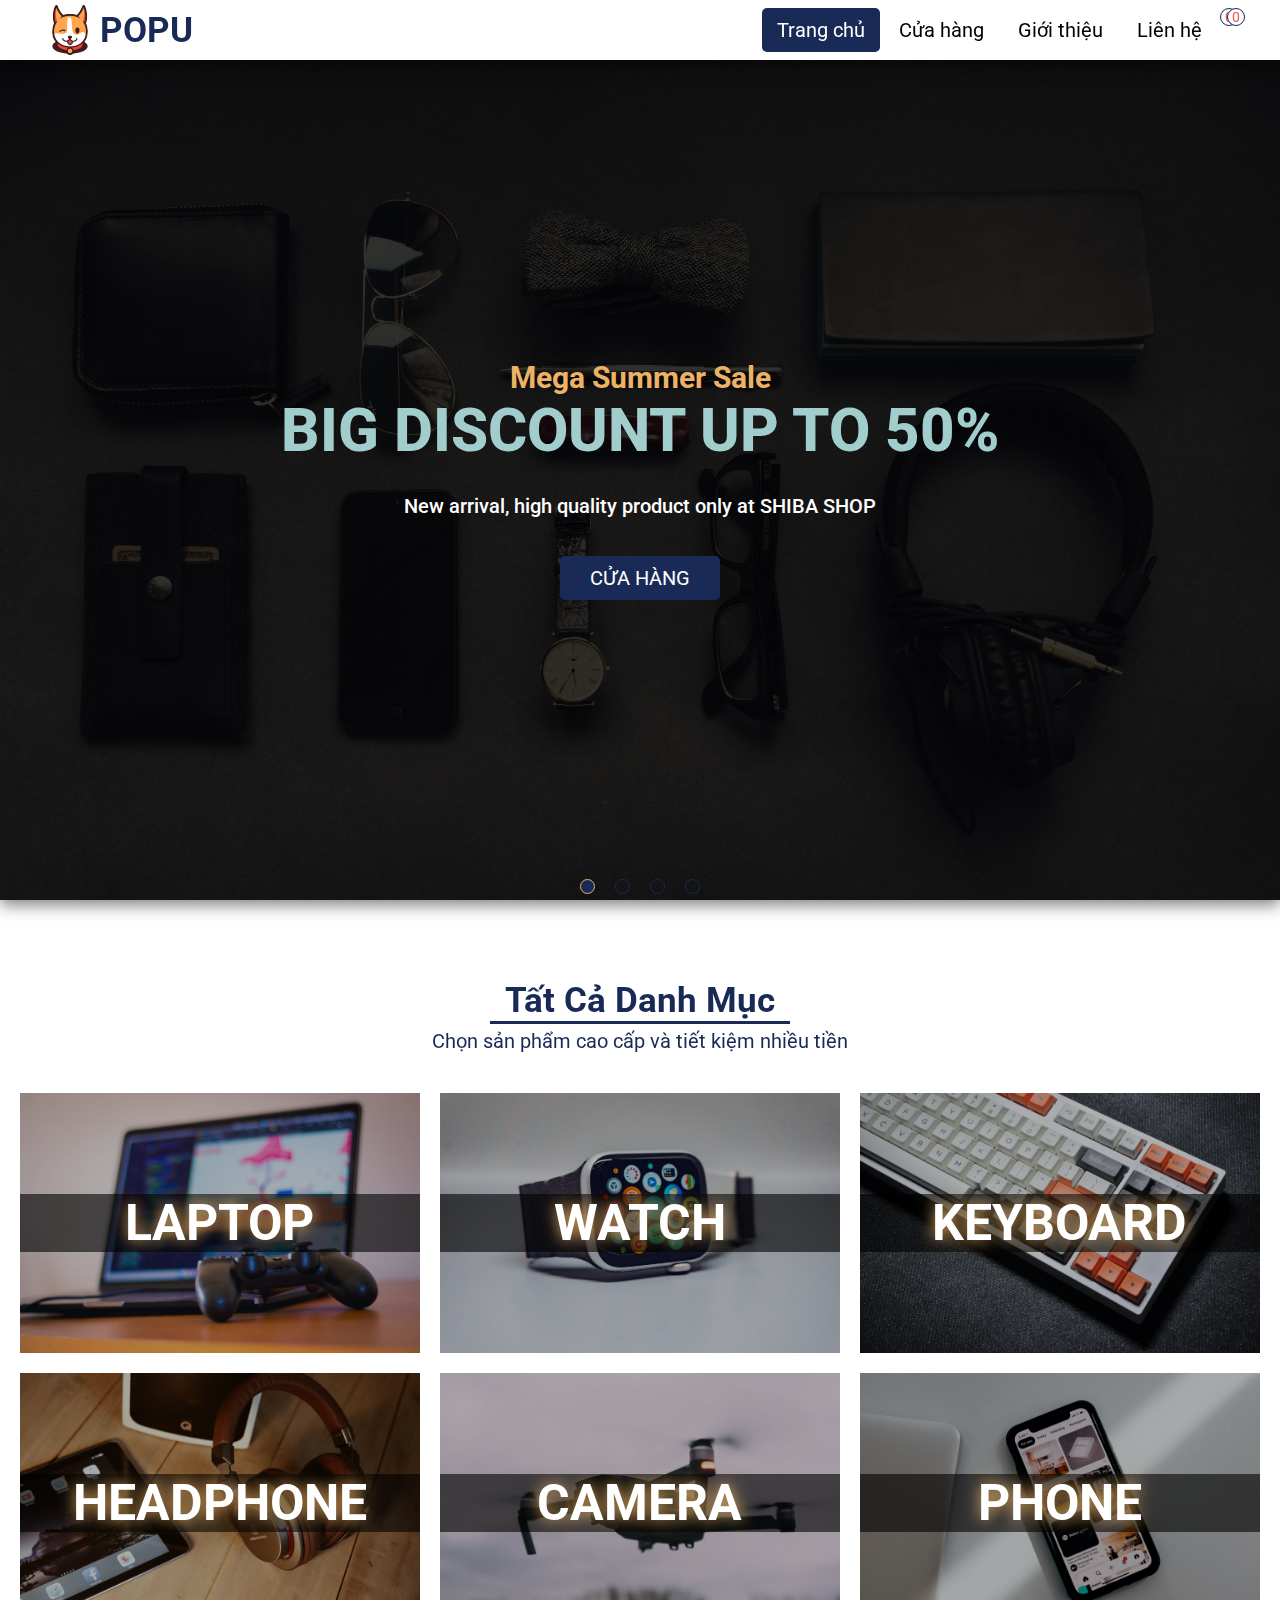
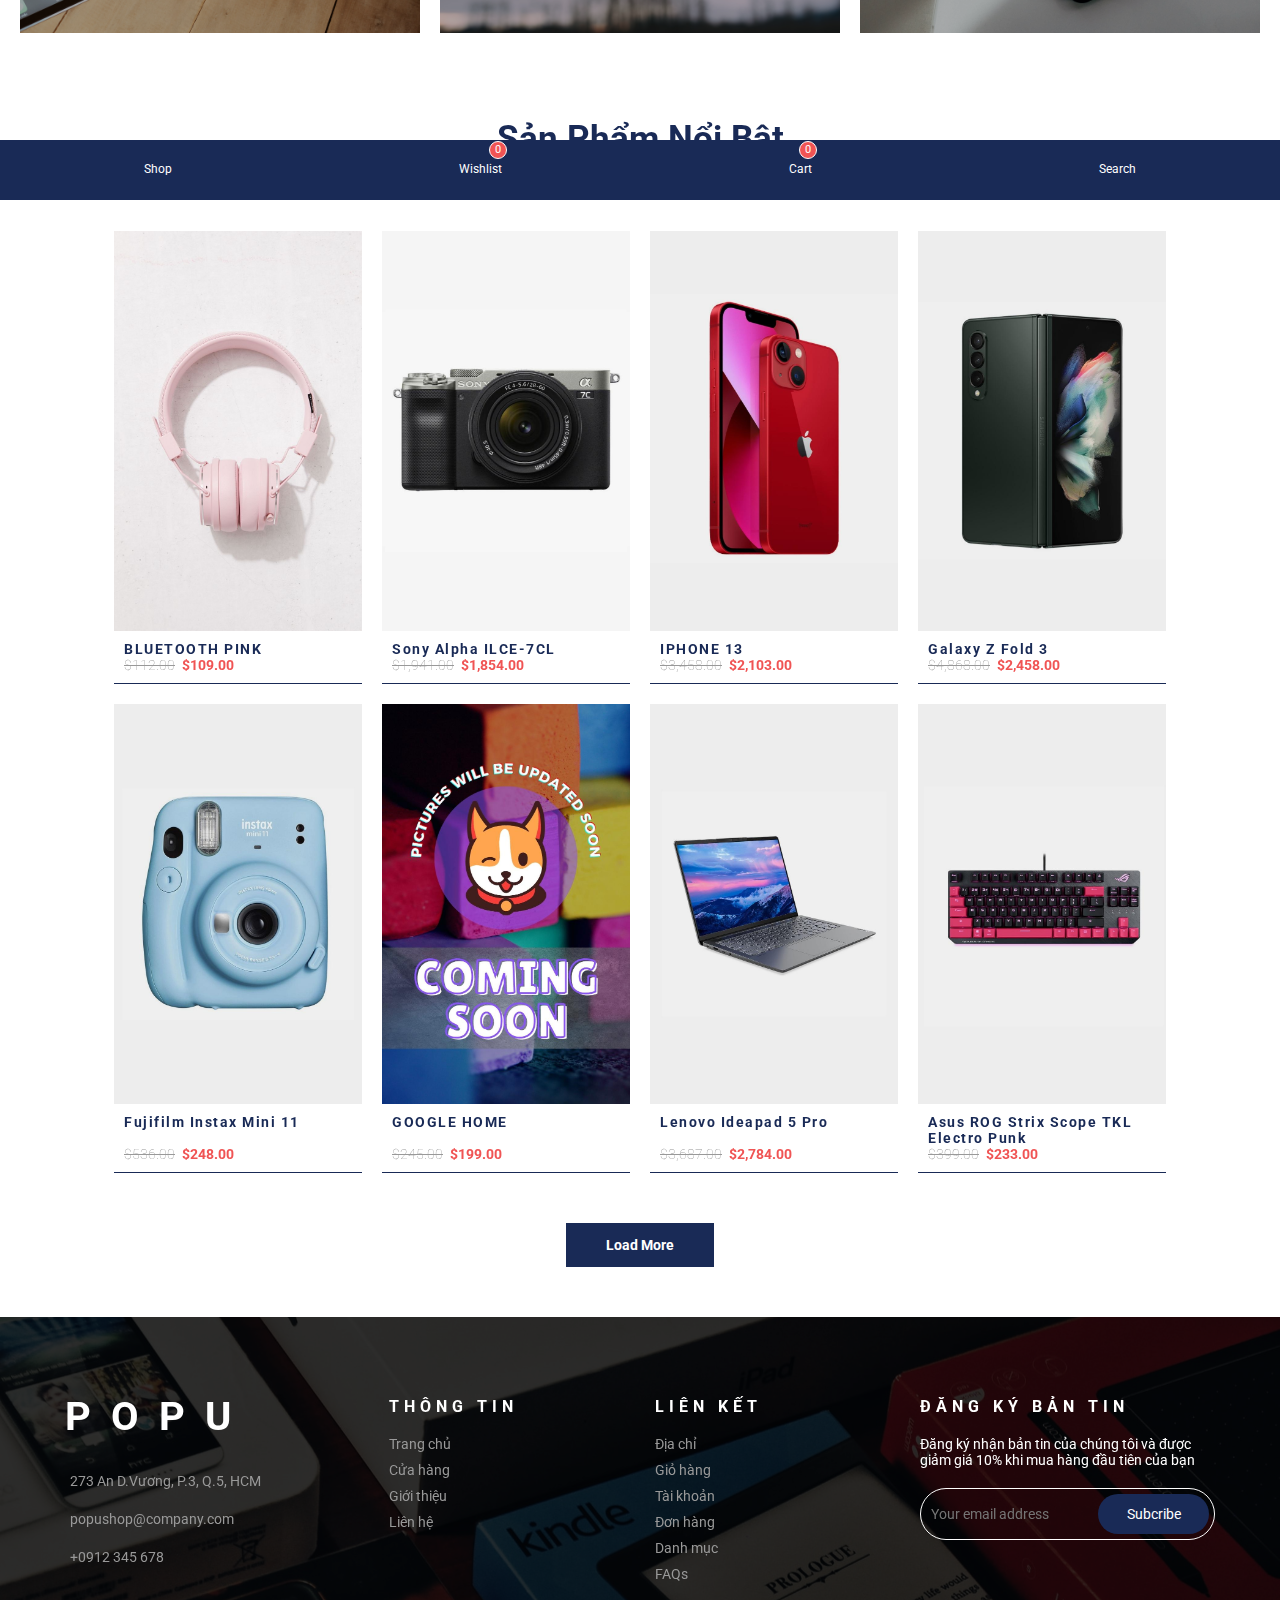
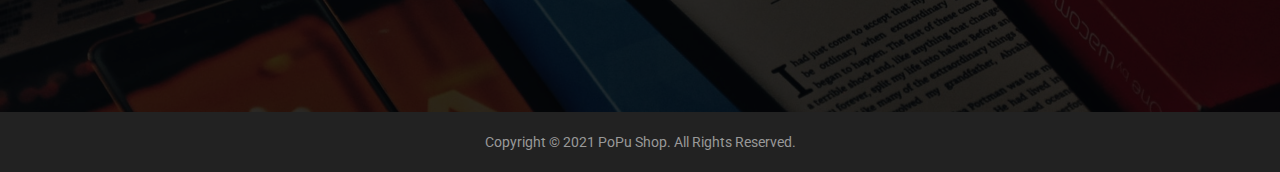
<file: index.html>
<!DOCTYPE html>
<html lang="en" class="loader">
  <head>
    <meta charset="UTF-8" />
    <meta http-equiv="X-UA-Compatible" content="IE=edge" />
    <meta name="viewport" content="width=device-width, initial-scale=1.0" />
    <title>POPU</title>

    <link rel="shortcut icon" type="image/svg" href="./images/logo.svg" />

    <link rel="preconnect" href="https://fonts.googleapis.com">
    <link rel="preconnect" href="https://fonts.gstatic.com" crossorigin>
    <link href="https://fonts.googleapis.com/css2?family=Roboto:wght@300;400;500;700&display=swap" rel="stylesheet">

    <link
      rel="stylesheet"
      href="https://cdnjs.cloudflare.com/ajax/libs/font-awesome/6.0.0-beta2/css/all.min.css"
      integrity="sha512-YWzhKL2whUzgiheMoBFwW8CKV4qpHQAEuvilg9FAn5VJUDwKZZxkJNuGM4XkWuk94WCrrwslk8yWNGmY1EduTA=="
      crossorigin="anonymous"
      referrerpolicy="no-referrer"
    />

    <link rel="stylesheet" href="./css/base.css">
    <link rel="stylesheet" href="./css/navbar.css">
    <link rel="stylesheet" href="./css/product.css">
    <link rel="stylesheet" href="./css/home.css">
    <link rel="stylesheet" href="./css/footer.css">
    <link rel="stylesheet" href="./css/toast.css">
    

    <link rel="stylesheet" href="./css/modal.css">
    <link rel="stylesheet" href="./css/modalCart.css">
    <link rel="stylesheet" href="./css/modalProfile.css">
    <link rel="stylesheet" href="./css/modalProduct.css">

  </head>
  <body>
    <div id = "main">
        <div class="navigation">
            <div class="navigation-container">      

                <div class="menu-bars">
                    <a href="/index.html" class="logo">
                        <img src="./images/logo.svg" alt="">
                        POPU
                    </a>
                </div>

                <nav class="navbar">
                    <a href="/index.html" class="home active">Trang chủ</a>
                    <a href="/shop.html" class="shop">Cửa hàng</a>
                    <a href="/about.html" class="about">Giới thiệu</a>   
                    <a href="/contact.html" class="contact">Liên hệ</a>

                    <div class="icons">
                        <div class="user-info">
                                <i class="fas fa-user" id="user-icon"></i> 
                        </div>
                        <div class= "icon wishList" id="heart-icon" data-amount="0">
                            <a href="/wishList.html" class="fas fa-heart" ></a>
                        </div>
                        <div class= "icon cart" id="cart-icon" data-amount="0">
                            <i class="fas fa-shopping-cart" ></i>
                        </div>
                    </div>
                </nav>

              
                

            </div>
        </div>

        <div class="navigation-mobile">
            <a href="/shop.html" class="icon">
                <i class="fab fa-shopify"></i>
                <p>Shop</p>
            </a>
            <a href="/wishList.html" class="icon noti wishList" data-amount="0">
                <i class="fas fa-heart"></i>
                <p>Wishlist</p>
            </a>
            <div class="icon noti cart" data-amount="0">
                <i class="fas fa-shopping-cart"></i>
                <p>Cart</p>
            </div>
            <div class="icon" id ="search-icon-mb">
                <i class="fas fa-search" ></i>
                <p>Search</p>
            </div>
        </div>

        <div id="app">
            <div id="home" class = "sectionNav">
                <div class="slider">
                    <div class="slider-wrapper">
                        <div class="slider-wrapper__slide active">
                            <div class="slide__content">
                                <span>Siêu Sale Mùa Hè</span>
                                <h3>Giảm giá 50% mọi mặt hàng</h3>
                                <p></p>
                                <button class="btn slide__btn">MUA NGAY</button>
                            </div>
                            <div class="slide__imageBox">
                                <img src="./images/slider/slide-img-1.jpg" alt="" class="slide__image">
                            </div>
                        </div>
                    </div>
    
                    <div class="slider-controls">  
                        <li class="btn btn-prev"><i class="fas fa-angle-double-left"></i></li>
                        <li class="btn btn-next"><i class="fas fa-angle-double-right"></i></li>
                    </div> 
    
                    <ul class="slider-dots">
                        <li class="slider-dot-item active}" data-index="1"></li>
                        <li class="slider-dot-item}" data-index="2"></li>
                        <li class="slider-dot-item}" data-index="3"></li>
                    </ul>
    
                </div>   
    
                <div id="category" class="category sectionNav">
                    <div class="category-header">
                        <h2 class="heading">Tất Cả Danh Mục</h2>
                        <p class="content">Chọn sản phẩm cao cấp và tiết kiệm nhiều tiền</p>
                    </div>
    
                    <div class="category-box">
                    </div>
                </div>
    
                <div id="feature" class="product  sectionNav">
                    <div class="product-header">
                        <h2 class="heading">Sản Phẩm Nổi Bật</h2>
                        <p class="content">Chọn từ sản phẩm cao cấp và tiết kiệm nhiều tiền</p>
                    </div>
    
                    <div class="product-box">
                    </div>       
    
                    <div class="btn btn-load">Load More</div>
                </div>  
            </div> 
        </div>

        <div id="toast-app">
        </div>


        <div class="footer">    
            <div class="footer__container">      

                <div class="footer-content">
                    <div class="footer-logo">
                        <a href="#">
                            <h2 class="name">POPU</h2>
                        </a>
                        
                        <a href="https://www.google.com/maps/" class="address"> 
                            <i class="fas fa-map-marker-alt"></i>
                            273 An D.Vương, P.3, Q.5, HCM
                        </a>

                        <a href="mailto:shibashop@company.com" class="mail">
                            <i class="far fa-envelope"></i>
                            popushop@company.com
                        </a>

                        <a href="tel:0012233456" class="phone">
                            <i class="fas fa-phone"></i>
                            +0912 345 678
                        </a>

                        <ul class="footer-logo__social">
                            <li class="social__icon">
                                <a href="" id="icon-facebook"><i class="fab fa-facebook-f"></i></a>
                            </li>
                            <li class="social__icon">
                                <a href="" id="icon-twitter"><i class="fab fa-twitter"></i></a>
                            </li>
                            <li class="social__icon">
                                <a href="" id="icon-instagram"><i class="fab fa-instagram"></i></a>
                            </li>
                            <li class="social__icon">
                                <a href="" id="icon-youtube"> <i class="fab fa-youtube"></i></a>
                            </li>
                        </ul>
                    </div>

                    <div class="information">
                        <h2 class="header">THÔNG TIN</h2>
                        <a href="#" class="content">Trang chủ</a>
                        <a href="#" class="content">Cửa hàng</a>
                        <a href="#" class="content">Giới thiệu</a>
                        <a href="#" class="content">Liên hệ</a>                                
                    </div>

                    <div class="useful">
                        <h2 class="header">LIÊN KẾT</h2>
                        <a href="" class="content">Địa chỉ</a>
                        <a href="" class="content">Giỏ hàng</a>
                        <a onclick = "if($('#profile-icon')) $('#profile-icon').click();" class="content">Tài khoản</a>
                        <a href="#home" class="content">Đơn hàng</a>
                        <a href="#home" class="content">Danh mục</a>
                        <a href="#home" class="content">FAQs</a>
                    </div>

                    <div class="newsletter">
                        <h2 class="header">ĐĂNG KÝ BẢN TIN</h2>
                        <p class="content">Đăng ký nhận bản tin của chúng tôi và được giảm giá 10% khi mua hàng đầu tiên của bạn</p>
                        <form class="mail-user">
                            <input name="email" type="email" placeholder="Your email address">
                            <button type ="submit" class="btn">Subcribe</button>
                        </form>
                    </div>
                    
                </div>
                <div class="footer__img">
                    <img src="./images/footer.jpg" alt="">
                </div>
            </div>

            <div class="footer__bottom">
                <p>Copyright © 2021 PoPu Shop. All Rights Reserved.</p>
            </div>
        </div>


        <div class="modal">
            <div class="modal__overlay"></div>

            <div class="modal__cart">
                <div class="modal__cart-header">
                    <h1>GIỎ HÀNG</h1>
                    <button class="btn-exist">
                        <i class="fas fa-times"></i>
                    </button>
                </div>
            
                <div class="box">
                    <ul class="modal__cart-product-box">
                    </ul>
                </div>

                <div class="modal__cart-footer">
                    <div class="modal__cart-subtotal">
                        <h3 class="subtotal-text">Tổng tiền:</h3>
                        <span class="modal__cart-subtotal-all"></span>
                    </div>
                    <div class="modal__cart-view-cart">
                        <button class="btn modal__cart-view-cart-btn">ĐẶT HÀNG</button>
                    </div>
                </div>
            </div>

            <div class="modal__body"> 
                <div class="modal__inner">

                    <div id="sign-in">
                        <div class="box">
                            <div class="form">
                                <div class="form__header">
                                    <h1>ĐĂNG NHẬP</h1>
                                </div>

                                <div class="form__container">
                                    <div class="col-groups">
                                        <div class="groups">
                                            <label>Username</label>
                                            <input type="text" class="username" placeholder="Username">
                                        </div>
                                        <div class="groups">
                                            <label>Password</label>
                                            <div class="input-pass">
                                                <input type="password" class="password" placeholder="Password">
                                                <span class="show-btn">
                                                    <i class="fas fa-eye"></i>
                                                </span>
                                            </div>
                                        </div>  
                                    </div> 
                                </div>  

                                <button class="btn btn-signin">Đăng nhập</button>
                                <p class="hidden">Sign up here</p>
                                <button class="changeSign hidden">
                                    <i class="fas fa-arrow-right"></i>
                                </button>
                            </div>
                        </div>

                        <div class="action hidden">
                            <img src="./images/logo.svg" alt="">
                            <h1 class="header">SHIBA SHOP</h1>
                            <p>Chào mừng bạn đến với shop của chúng tôi :></p>
                            <button class="changeSign">
                                Sign Up
                                <i class="fas fa-arrow-right"></i>                   
                            </button>
                        </div> 
                    </div>

                    <div id="sign-up">
                        <div class="action hidden">
                            <img src="./images/logo.svg" alt="">
                            <h1 class="header">POPU SHOP</h1>
                            <p>Hãy đăng ký tài khoản và mua sắm thả ra nào :></p>
                            <button class="changeSign changeSignIn">
                                <i class="fas fa-arrow-left"></i>
                                Sign In
                            </button>
                        </div> 
                        <div class="box">
                            <div class="form">
                                <div class="form__header">
                                    <h1>ĐĂNG KÝ</h1>
                                </div>
                                <div class="form__container">
                                    <div class="col-groups">
                                        <div class="groups">
                                            <label for="">Họ và tên</label>
                                            <input type="text" class="fullname" name="fullname" rules="required" placeholder="Nguyen Van A">
                                            <span class="message"></span>
                                        </div>
                                        <div class="groups">
                                            <label for="">Địa chỉ</label>
                                            <input type="text" class="address" name="address" rules="required" placeholder="184 Main Rd E, St Albans VIC 3021">
                                            <span class="message"></span>
                                        </div>
                                        <div class="groups">
                                            <label for="">Số điện thoại</label>
                                            <input type="text" class="phone" name="phone" rules="required|isNumber|min:10" placeholder="001 2233 456">
                                            <span class="message"></span>
                                        </div>
                                    </div>
                                    <div class="col-groups">
                                        <div class="groups">
                                            <label for="">Tài khoản</label>
                                            <input type="text" class="username" name = "username" rules="required|username|min:5" placeholder="Username">
                                            <span class="message"></span>
                                        </div>
                                        <div class="groups">
                                            <label>Mật khẩu</label>
                                            <div class="input-pass">
                                                <input type="password" class="password" name = "password" rules="required|min:6" placeholder="Password">
                                                <span class="show-btn">
                                                    <i class="fas fa-eye"></i>
                                                </span>
                                            </div>
                                            <span class="message"></span>
                                        </div>
                                        <div class="groups">
                                            <label for="">Nhập lại mật khẩu</label>
                                            <div class="input-pass">
                                                <input type="password" class="password_confirm" name = "password_confirm" rules="required|isConfirmed" placeholder="Password confirm">
                                                <span class="show-btn">
                                                    <i class="fas fa-eye"></i>
                                                </span>
                                            </div>
                                            <span class="message"></span>
                                        </div>
                                    </div>  
                                </div>

                                <button class="btn btn-signup">Đăng ký</button>
                                <p class="hidden">Đăng nhập tại đây</p>
                                <button class="changeSign hidden">
                                    <i class="fas fa-arrow-left"></i>
                                </button>
                            </div>
                        
                        </div>
                    </div>
                </div>  

                <button class="btn-exist">
                    <i class="fas fa-times"></i>
                </button>

            </div> 
            
            <div class="modal__noti">
                <div class="modal-noti__logo">
                    <i class="far fa-check-circle" id="icon-success"></i>
                    <i class="fas fa-times" id="icon-error"></i>
                </div> 
                <input type = "text">   
                <h2 class="modal-noti__disc success"></h2>
                <h2 class="modal-noti__disc error"></h2>
                <button class="btn btn-noti">OK</button>
            </div> 

            <div class="modal__product">
          
                
            </div>
            
            <div class="modal__profile">

                <div class="modal-profile__optinons">
                    <button class="btn-options">
                        <i class="fa-solid fa-gear"></i>
                    </button>
                    <ul class="options__menu">
                        <li class="option__item" id="edit-profile">
                            <i class="fa-solid fa-pen-to-square"></i>
                            <span>Edit Profile</span>
                        </li>

                        <li class="option__item" id="change-pass">
                            <i class="fa-solid fa-key"></i>
                            <span>Change Pass</span>
                        </li>

                    </ul>
                </div>
                
                <button class="btn-exist">
                    <i class="fas fa-times"></i>
                </button>

                <div class="modal-profile__main">
                    <div class="modal-profile__imgBox">
                        <img src="./images/user-1.jpg" alt="">
                    </div>

                    <div class="modal-profile__header">
                        <h1>USERNAME</h1>
                    </div>

                    <div class="modal-profile__info">
                        <div class="form">
                            <div class="form__container">
                                <div class="col-groups">
                                    <div class="groups">
                                        <label for="">Full name</label>
                                        <input type="text" class="fullname" name="fullname" rules="required" disabled>
                                        <span class="message"></span>
                                    </div>
                                    <div class="groups">
                                        <label for="">Address</label>
                                        <input type="text" class="address" name="address" rules="required" disabled>
                                        <span class="message"></span>
                                    </div>
                                    <div class="groups">
                                        <label for="">Phone</label>
                                        <input type="text" class="phone" name="phone" rules="required|isNumber|min:10" disabled>
                                        <span class="message"></span>
                                    </div>
                                </div>  
                            </div>  
                            <button class="btn btn-save">SAVE</button>
                        </div>

                    </div>
                </div>

                <div class="modal-profile__changePass">
                    <div class="form">
                        <div class="form__container">
                            <div class="col-groups">
                                <div class="groups">
                                    <label>Current Password</label>
                                    <div class="input-pass">
                                        <input type="password" class="current-password" name = "current-password" rules="required|checkPassCurrent" placeholder="Password">
                                        <span class="show-btn">
                                            <i class="fas fa-eye"></i>
                                        </span>
                                    </div>
                                    <span class="message"></span>
                                </div>
                                <div class="groups">
                                    <label>New Password</label>
                                    <div class="input-pass">
                                        <input type="password" class="password" name = "password" rules="required|min:6" placeholder="Password">
                                        <span class="show-btn">
                                            <i class="fas fa-eye"></i>
                                        </span>
                                    </div>
                                    <span class="message"></span>
                                </div>
                                <div class="groups">
                                    <label for="">New Password Confirm</label>
                                    <div class="input-pass">
                                        <input type="password" class="password_confirm" name = "password_confirm" rules="required|isConfirmed" placeholder="Password confirm">
                                        <span class="show-btn">
                                            <i class="fas fa-eye"></i>
                                        </span>
                                    </div>
                                    <span class="message"></span>
                                </div>
                            </div>  
                            
                        </div>  
                        <button class="btn btn-changePass">Change</button>
                        <button class="btn changeSign">
                            <i class="fas fa-arrow-right"></i>
                        </button>
                    </div>
                </div>

            </div>
        </div>
    </div>

    <script src="./js/config.js"></script>

    <script src="./js/models/data.js"></script>
    <script src="./js/models/SliderModel.js"></script>
    <script src="./js/models/ProductModel.js"></script>
    <script src="./js/models/CategoryModel.js"></script>
    <script src="./js/models/UserModel.js"></script>
    <script src="./js/models/TimeExpired.js"></script>
    <script src="./js/models/BillModel.js"></script>
    <script src="./js/models/CartModel.js"></script>
    <script src="./js/models/WishListModel.js"></script>

    <script src="./js/component.js"></script>
    <script src="./js/validator.js"></script>
    <script src="./js/event.js"></script>
    <script src="./js/render.js"></script>

    <script src="./pageHome/js/component.js"></script>
    <script src="./pageHome/js/render.js"></script>



  </body>
</html>
</file>
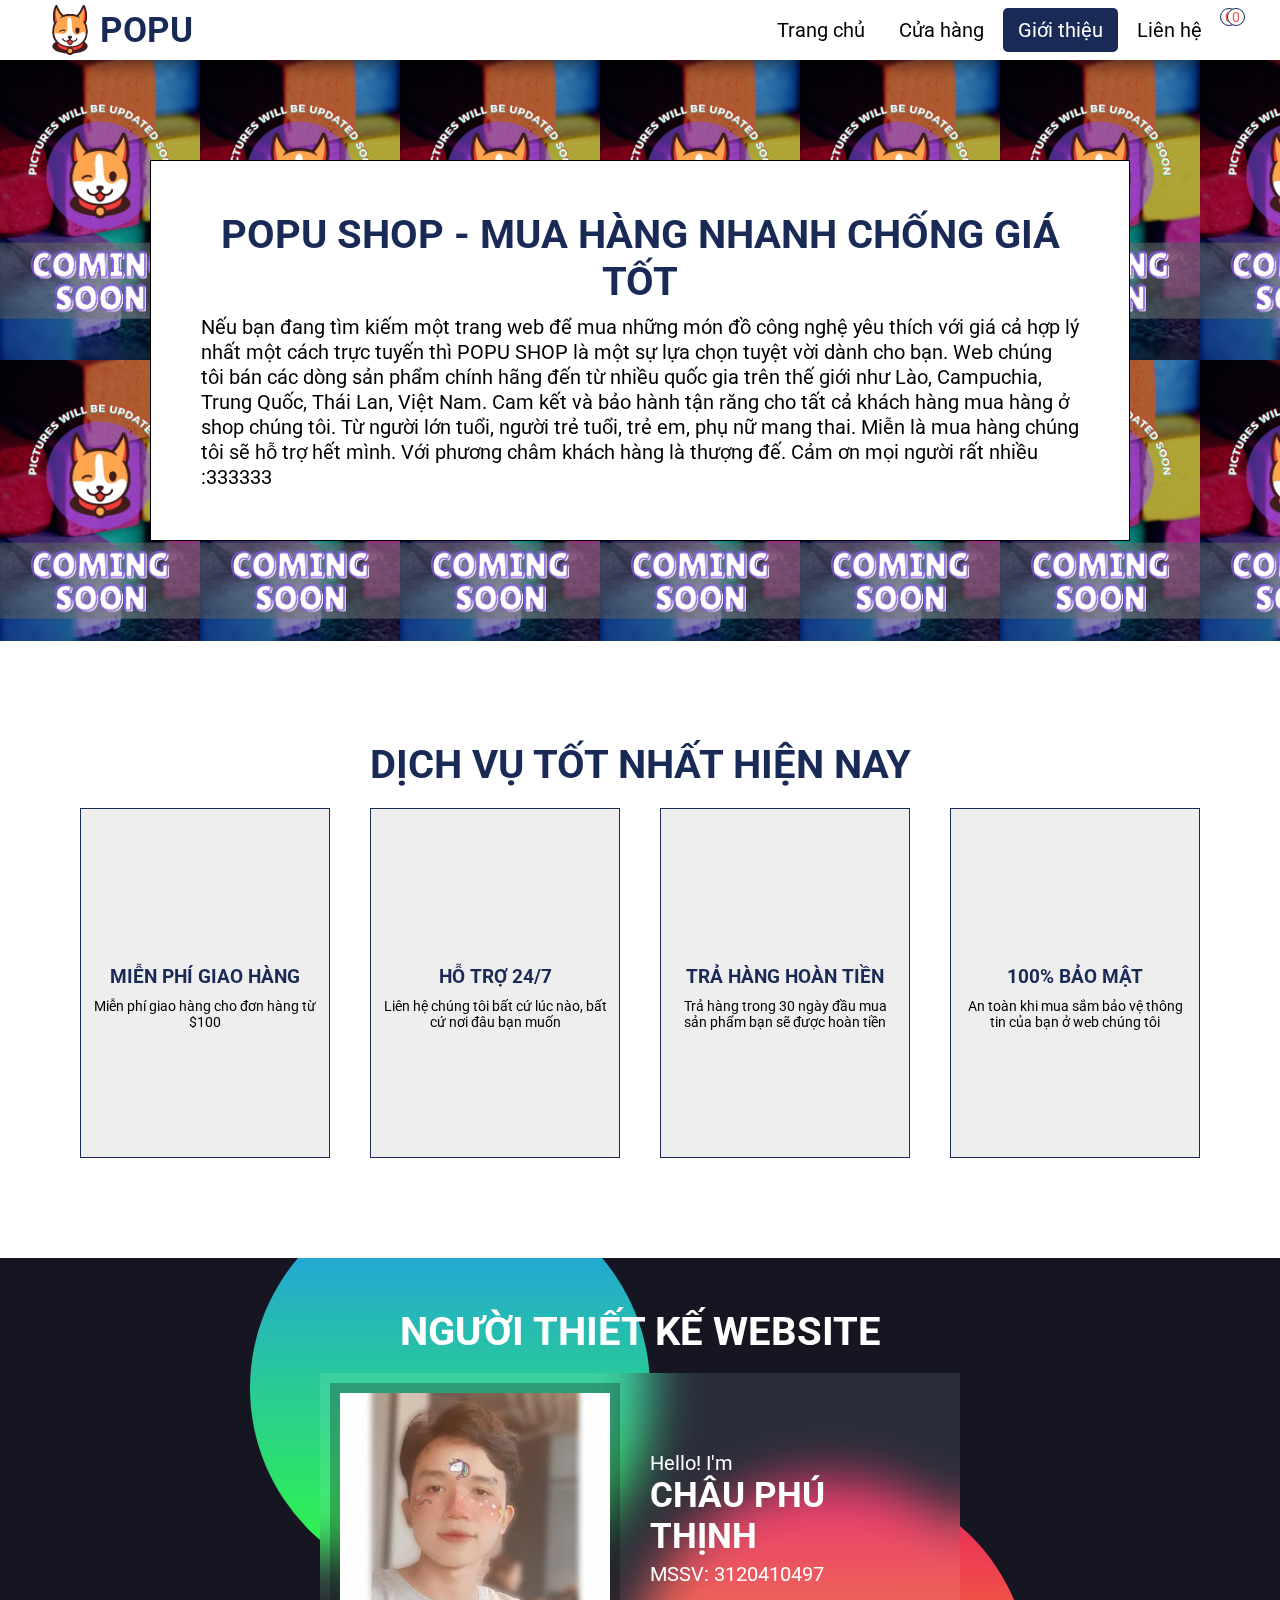
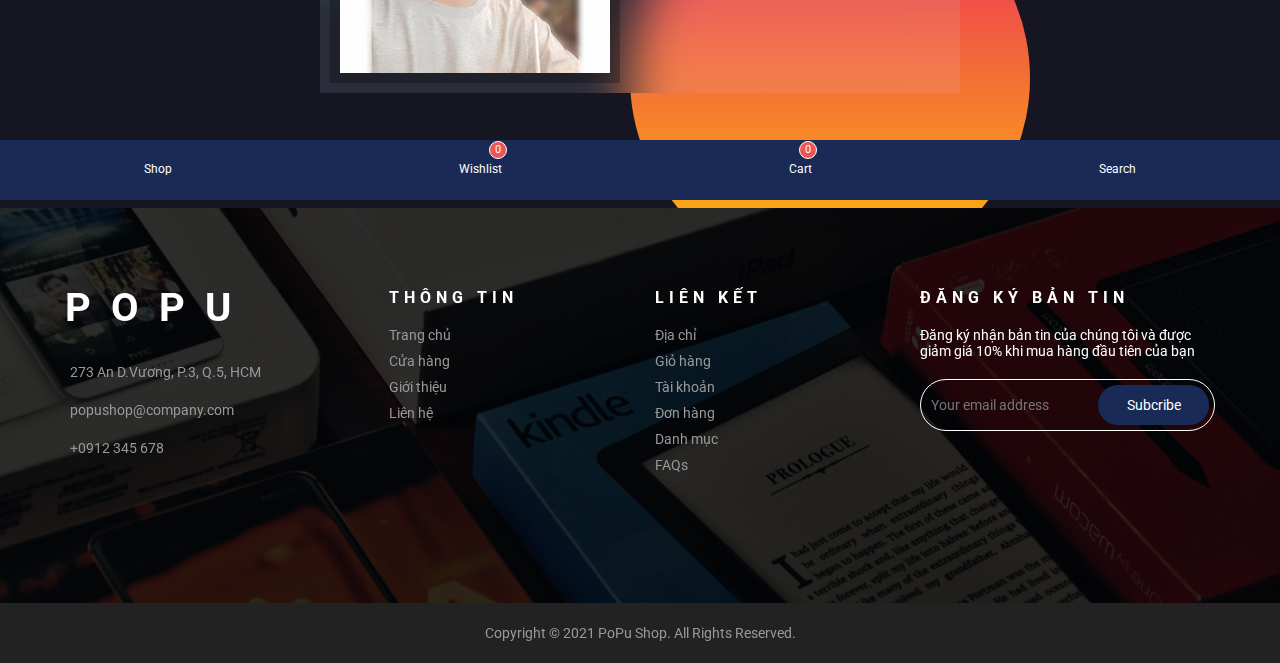
<file: about.html>
<!DOCTYPE html>
<html lang="en" class="loader">
  <head>
    <meta charset="UTF-8" />
    <meta http-equiv="X-UA-Compatible" content="IE=edge" />
    <meta name="viewport" content="width=device-width, initial-scale=1.0" />
    <title>POPU</title>

    <link rel="shortcut icon" type="image/svg" href="./images/logo.svg" />

    <link rel="preconnect" href="https://fonts.googleapis.com">
    <link rel="preconnect" href="https://fonts.gstatic.com" crossorigin>
    <link href="https://fonts.googleapis.com/css2?family=Roboto:wght@300;400;500;700&display=swap" rel="stylesheet">

    <link
      rel="stylesheet"
      href="https://cdnjs.cloudflare.com/ajax/libs/font-awesome/6.0.0-beta2/css/all.min.css"
      integrity="sha512-YWzhKL2whUzgiheMoBFwW8CKV4qpHQAEuvilg9FAn5VJUDwKZZxkJNuGM4XkWuk94WCrrwslk8yWNGmY1EduTA=="
      crossorigin="anonymous"
      referrerpolicy="no-referrer"
    />

    <link rel="stylesheet" href="./css/base.css">
    <link rel="stylesheet" href="./css/navbar.css">
    <link rel="stylesheet" href="./css/footer.css">
    <link rel="stylesheet" href="./css/toast.css">
    
    <link rel="stylesheet" href="./pageAbout/css/style.css">

    <link rel="stylesheet" href="./css/modal.css">
    <link rel="stylesheet" href="./css/modalCart.css">
    <link rel="stylesheet" href="./css/modalProfile.css">
    <link rel="stylesheet" href="./css/modalProduct.css">

  </head>
  <body>
    <div id = "main">
        <div class="navigation">
            <div class="navigation-container">      

                <div class="menu-bars">
                    <a href="/index.html" class="logo">
                        <img src="./images/logo.svg" alt="">
                        POPU
                    </a>
                </div>

                <nav class="navbar">
                    <a href="/index.html" class="home">Trang chủ</a>
                    <a href="/shop.html" class="shop">Cửa hàng</a>
                    <a href="/about.html" class="about active">Giới thiệu</a>   
                    <a href="/contact.html" class="contact">Liên hệ</a>

                    <div class="icons">
                        <div class="user-info">
                                <i class="fas fa-user" id="user-icon"></i> 
                        </div>
                        <div class= "icon wishList" id="heart-icon" data-amount="0">
                            <a href="/wishList.html" class="fas fa-heart" ></a>
                        </div>
                        <div class= "icon cart" id="cart-icon" data-amount="0">
                            <i class="fas fa-shopping-cart" ></i>
                        </div>
                    </div>
                </nav>

              
                

            </div>
        </div>

        <div class="navigation-mobile">
            <a href="/shop.html" class="icon">
                <i class="fab fa-shopify"></i>
                <p>Shop</p>
            </a>
            <a href="/wishList.html" class="icon noti wishList" data-amount="0">
                <i class="fas fa-heart"></i>
                <p>Wishlist</p>
            </a>
            <div class="icon noti cart" data-amount="0">
                <i class="fas fa-shopping-cart"></i>
                <p>Cart</p>
            </div>
            <div class="icon" id ="search-icon-mb">
                <i class="fas fa-search" ></i>
                <p>Search</p>
            </div>
        </div>

        <div id="app">
            <div id="about">
                <div class="about-page-1">
                    <div class="about-shop-info">
                        <h2>POPU SHOP - MUA HÀNG NHANH CHỐNG GIÁ TỐT</h2>
                        <p>Nếu bạn đang tìm kiếm một trang web để mua những món đồ công nghệ yêu thích với giá cả hợp lý nhất một cách trực tuyến thì POPU SHOP là một sự lựa chọn tuyệt vời dành cho bạn. Web chúng tôi bán các dòng sản phẩm chính hãng đến từ nhiều quốc gia trên thế giới như Lào, Campuchia, Trung Quốc, Thái Lan, Việt Nam. Cam kết và bảo hành tận răng cho tất cả khách hàng mua hàng ở shop chúng tôi. Từ người lớn tuổi, người trẻ tuổi, trẻ em, phụ nữ mang thai. Miễn là mua hàng chúng tôi sẽ hỗ trợ hết mình. Với phương châm khách hàng là thượng đế. Cảm ơn mọi người rất nhiều :333333 </p>
                    </div>
                    
                </div>
                <div class="about-page-2">
                    <h2>DỊCH VỤ TỐT NHẤT HIỆN NAY</h2>
                    <div class="about-service">
                        <div class="about-service__item">
                            <div class="item-icon">
                                <i class="fas fa-truck"></i>
                            </div>
                            <div class="item-title">
                                <h3>MIỄN PHÍ GIAO HÀNG</h3>
                            </div>
                            <div class="item-dirs">
                                <p>Miễn phí giao hàng cho đơn hàng từ $100</p>
                            </div>
                        </div>
                        <div class="about-service__item">
                            <div class="item-icon">
                                <i class="fas fa-phone-alt"></i>
                            </div>
                            <div class="item-title">
                                <h3>HỖ TRỢ 24/7</h3>
                            </div>
                            <div class="item-dirs">
                                <p>Liên hệ chúng tôi bất cứ lúc nào, bất cứ nơi đâu bạn muốn</p>
                            </div>
                        </div>
                        <div class="about-service__item">
                            <div class="item-icon">
                                <i class="fas fa-undo-alt"></i>
                            </div>
                            <div class="item-title">
                                <h3>TRẢ HÀNG HOÀN TIỀN</h3>
                            </div>
                            <div class="item-dirs">
                                <p>Trả hàng trong 30 ngày đầu mua sản phẩm bạn sẽ được hoàn tiền</p>
                            </div>
                        </div>
                        <div class="about-service__item">
                            <div class="item-icon">
                                <i class="fas fa-fingerprint"></i>
                            </div>
                            <div class="item-title">
                                <h3>100% BẢO MẬT</h3>
                            </div>
                            <div class="item-dirs">
                                <p>An toàn khi mua sắm bảo vệ thông tin của bạn ở web chúng tôi</p>
                            </div>
                        </div>
                    </div>
                </div>
                <div class="about-page-3">
                    <h2>NGƯỜI THIẾT KẾ WEBSITE</h2>
                    
                    <div class="info">
                        <div class="avatar">
                            <img src="./images/unnamed.jpg" alt="">
                        </div>

                        <div class="profile">
                            <p>Hello! I'm</p>
                            <h3 class="name">CHÂU PHÚ THỊNH</h3>
                            <span>MSSV: 3120410497</span>
                            <ul class="about-card__social">
                                <li class="card-social__icon" style="--time:1">
                                    <a href="#" id="icon-facebook"><i class="fab fa-facebook-f"></i></a>
                                </li>
                                <li class="card-social__icon" style="--time:2">
                                    <a href="#" id="icon-twitter"><i class="fab fa-twitter"></i></a>
                                </li>
                                <li class="card-social__icon" style="--time:3">
                                    <a href="#" id="icon-instagram"><i class="fab fa-instagram"></i></a>
                                </li>
                                <li class="card-social__icon" style="--time:3">
                                    <a href="#" id="icon-github"><i class="fab fa-github"></i></a>
                                </li>
                                
                            </ul>
                        </div>
                    </div>
                </div>

            </div>
        </div>

        <div id="toast-app">
        </div>


        <div class="footer">    
            <div class="footer__container">      

                <div class="footer-content">
                    <div class="footer-logo">
                        <a href="#">
                            <h2 class="name">POPU</h2>
                        </a>
                        
                        <a href="https://www.google.com/maps/" class="address"> 
                            <i class="fas fa-map-marker-alt"></i>
                            273 An D.Vương, P.3, Q.5, HCM
                        </a>

                        <a href="mailto:shibashop@company.com" class="mail">
                            <i class="far fa-envelope"></i>
                            popushop@company.com
                        </a>

                        <a href="tel:0012233456" class="phone">
                            <i class="fas fa-phone"></i>
                            +0912 345 678
                        </a>

                        <ul class="footer-logo__social">
                            <li class="social__icon">
                                <a href="" id="icon-facebook"><i class="fab fa-facebook-f"></i></a>
                            </li>
                            <li class="social__icon">
                                <a href="" id="icon-twitter"><i class="fab fa-twitter"></i></a>
                            </li>
                            <li class="social__icon">
                                <a href="" id="icon-instagram"><i class="fab fa-instagram"></i></a>
                            </li>
                            <li class="social__icon">
                                <a href="" id="icon-youtube"> <i class="fab fa-youtube"></i></a>
                            </li>
                        </ul>
                    </div>

                    <div class="information">
                        <h2 class="header">THÔNG TIN</h2>
                        <a href="#" class="content">Trang chủ</a>
                        <a href="#" class="content">Cửa hàng</a>
                        <a href="#" class="content">Giới thiệu</a>
                        <a href="#" class="content">Liên hệ</a>                                
                    </div>

                    <div class="useful">
                        <h2 class="header">LIÊN KẾT</h2>
                        <a href="" class="content">Địa chỉ</a>
                        <a href="" class="content">Giỏ hàng</a>
                        <a onclick = "if($('#profile-icon')) $('#profile-icon').click();" class="content">Tài khoản</a>
                        <a href="#home" class="content">Đơn hàng</a>
                        <a href="#home" class="content">Danh mục</a>
                        <a href="#home" class="content">FAQs</a>
                    </div>

                    <div class="newsletter">
                        <h2 class="header">ĐĂNG KÝ BẢN TIN</h2>
                        <p class="content">Đăng ký nhận bản tin của chúng tôi và được giảm giá 10% khi mua hàng đầu tiên của bạn</p>
                        <form class="mail-user">
                            <input name="email" type="email" placeholder="Your email address">
                            <button type ="submit" class="btn">Subcribe</button>
                        </form>
                    </div>
                    
                </div>
                <div class="footer__img">
                    <img src="./images/footer.jpg" alt="">
                </div>
            </div>

            <div class="footer__bottom">
                <p>Copyright © 2021 PoPu Shop. All Rights Reserved.</p>
            </div>
        </div>


        <div class="modal">
            <div class="modal__overlay"></div>

            <div class="modal__cart">
                <div class="modal__cart-header">
                    <h1>GIỎ HÀNG</h1>
                    <button class="btn-exist">
                        <i class="fas fa-times"></i>
                    </button>
                </div>
            
                <div class="box">
                    <ul class="modal__cart-product-box">
                    </ul>
                </div>

                <div class="modal__cart-footer">
                    <div class="modal__cart-subtotal">
                        <h3 class="subtotal-text">Tổng tiền:</h3>
                        <span class="modal__cart-subtotal-all"></span>
                    </div>
                    <div class="modal__cart-view-cart">
                        <button class="btn modal__cart-view-cart-btn">ĐẶT HÀNG</button>
                    </div>
                </div>
            </div>

            <div class="modal__body"> 
                <div class="modal__inner">

                    <div id="sign-in">
                        <div class="box">
                            <div class="form">
                                <div class="form__header">
                                    <h1>ĐĂNG NHẬP</h1>
                                </div>

                                <div class="form__container">
                                    <div class="col-groups">
                                        <div class="groups">
                                            <label>Username</label>
                                            <input type="text" class="username" placeholder="Username">
                                        </div>
                                        <div class="groups">
                                            <label>Password</label>
                                            <div class="input-pass">
                                                <input type="password" class="password" placeholder="Password">
                                                <span class="show-btn">
                                                    <i class="fas fa-eye"></i>
                                                </span>
                                            </div>
                                        </div>  
                                    </div> 
                                </div>  

                                <button class="btn btn-signin">Đăng nhập</button>
                                <p class="hidden">Sign up here</p>
                                <button class="changeSign hidden">
                                    <i class="fas fa-arrow-right"></i>
                                </button>
                            </div>
                        </div>

                        <div class="action hidden">
                            <img src="./images/logo.svg" alt="">
                            <h1 class="header">SHIBA SHOP</h1>
                            <p>Chào mừng bạn đến với shop của chúng tôi :></p>
                            <button class="changeSign">
                                Sign Up
                                <i class="fas fa-arrow-right"></i>                   
                            </button>
                        </div> 
                    </div>

                    <div id="sign-up">
                        <div class="action hidden">
                            <img src="./images/logo.svg" alt="">
                            <h1 class="header">POPU SHOP</h1>
                            <p>Hãy đăng ký tài khoản và mua sắm thả ra nào :></p>
                            <button class="changeSign changeSignIn">
                                <i class="fas fa-arrow-left"></i>
                                Sign In
                            </button>
                        </div> 
                        <div class="box">
                            <div class="form">
                                <div class="form__header">
                                    <h1>ĐĂNG KÝ</h1>
                                </div>
                                <div class="form__container">
                                    <div class="col-groups">
                                        <div class="groups">
                                            <label for="">Họ và tên</label>
                                            <input type="text" class="fullname" name="fullname" rules="required" placeholder="Nguyen Van A">
                                            <span class="message"></span>
                                        </div>
                                        <div class="groups">
                                            <label for="">Địa chỉ</label>
                                            <input type="text" class="address" name="address" rules="required" placeholder="184 Main Rd E, St Albans VIC 3021">
                                            <span class="message"></span>
                                        </div>
                                        <div class="groups">
                                            <label for="">Số điện thoại</label>
                                            <input type="text" class="phone" name="phone" rules="required|isNumber|min:10" placeholder="001 2233 456">
                                            <span class="message"></span>
                                        </div>
                                    </div>
                                    <div class="col-groups">
                                        <div class="groups">
                                            <label for="">Tài khoản</label>
                                            <input type="text" class="username" name = "username" rules="required|username|min:5" placeholder="Username">
                                            <span class="message"></span>
                                        </div>
                                        <div class="groups">
                                            <label>Mật khẩu</label>
                                            <div class="input-pass">
                                                <input type="password" class="password" name = "password" rules="required|min:6" placeholder="Password">
                                                <span class="show-btn">
                                                    <i class="fas fa-eye"></i>
                                                </span>
                                            </div>
                                            <span class="message"></span>
                                        </div>
                                        <div class="groups">
                                            <label for="">Nhập lại mật khẩu</label>
                                            <div class="input-pass">
                                                <input type="password" class="password_confirm" name = "password_confirm" rules="required|isConfirmed" placeholder="Password confirm">
                                                <span class="show-btn">
                                                    <i class="fas fa-eye"></i>
                                                </span>
                                            </div>
                                            <span class="message"></span>
                                        </div>
                                    </div>  
                                </div>

                                <button class="btn btn-signup">Đăng ký</button>
                                <p class="hidden">Đăng nhập tại đây</p>
                                <button class="changeSign hidden">
                                    <i class="fas fa-arrow-left"></i>
                                </button>
                            </div>
                        
                        </div>
                    </div>
                </div>  

                <button class="btn-exist">
                    <i class="fas fa-times"></i>
                </button>

            </div> 
            
            <div class="modal__noti">
                <div class="modal-noti__logo">
                    <i class="far fa-check-circle" id="icon-success"></i>
                    <i class="fas fa-times" id="icon-error"></i>
                </div> 
                <input type = "text">   
                <h2 class="modal-noti__disc success"></h2>
                <h2 class="modal-noti__disc error"></h2>
                <button class="btn btn-noti">OK</button>
            </div> 

            <div class="modal__product">
          
                
            </div>
            
            <div class="modal__profile">

                <div class="modal-profile__optinons">
                    <button class="btn-options">
                        <i class="fa-solid fa-gear"></i>
                    </button>
                    <ul class="options__menu">
                        <li class="option__item" id="edit-profile">
                            <i class="fa-solid fa-pen-to-square"></i>
                            <span>Edit Profile</span>
                        </li>

                        <li class="option__item" id="change-pass">
                            <i class="fa-solid fa-key"></i>
                            <span>Change Pass</span>
                        </li>

                    </ul>
                </div>
                
                <button class="btn-exist">
                    <i class="fas fa-times"></i>
                </button>

                <div class="modal-profile__main">
                    <div class="modal-profile__imgBox">
                        <img src="./images/user-1.jpg" alt="">
                    </div>

                    <div class="modal-profile__header">
                        <h1>USERNAME</h1>
                    </div>

                    <div class="modal-profile__info">
                        <div class="form">
                            <div class="form__container">
                                <div class="col-groups">
                                    <div class="groups">
                                        <label for="">Full name</label>
                                        <input type="text" class="fullname" name="fullname" rules="required" disabled>
                                        <span class="message"></span>
                                    </div>
                                    <div class="groups">
                                        <label for="">Address</label>
                                        <input type="text" class="address" name="address" rules="required" disabled>
                                        <span class="message"></span>
                                    </div>
                                    <div class="groups">
                                        <label for="">Phone</label>
                                        <input type="text" class="phone" name="phone" rules="required|isNumber|min:10" disabled>
                                        <span class="message"></span>
                                    </div>
                                </div>  
                            </div>  
                            <button class="btn btn-save">SAVE</button>
                        </div>

                    </div>
                </div>

                <div class="modal-profile__changePass">
                    <div class="form">
                        <div class="form__container">
                            <div class="col-groups">
                                <div class="groups">
                                    <label>Current Password</label>
                                    <div class="input-pass">
                                        <input type="password" class="current-password" name = "current-password" rules="required|checkPassCurrent" placeholder="Password">
                                        <span class="show-btn">
                                            <i class="fas fa-eye"></i>
                                        </span>
                                    </div>
                                    <span class="message"></span>
                                </div>
                                <div class="groups">
                                    <label>New Password</label>
                                    <div class="input-pass">
                                        <input type="password" class="password" name = "password" rules="required|min:6" placeholder="Password">
                                        <span class="show-btn">
                                            <i class="fas fa-eye"></i>
                                        </span>
                                    </div>
                                    <span class="message"></span>
                                </div>
                                <div class="groups">
                                    <label for="">New Password Confirm</label>
                                    <div class="input-pass">
                                        <input type="password" class="password_confirm" name = "password_confirm" rules="required|isConfirmed" placeholder="Password confirm">
                                        <span class="show-btn">
                                            <i class="fas fa-eye"></i>
                                        </span>
                                    </div>
                                    <span class="message"></span>
                                </div>
                            </div>  
                            
                        </div>  
                        <button class="btn btn-changePass">Change</button>
                        <button class="btn changeSign">
                            <i class="fas fa-arrow-right"></i>
                        </button>
                    </div>
                </div>

            </div>
        </div>
    </div>

    <script src="./js/config.js"></script>

    <script src="./js/models/data.js"></script>
    <script src="./js/models/SliderModel.js"></script>
    <script src="./js/models/ProductModel.js"></script>
    <script src="./js/models/CategoryModel.js"></script>
    <script src="./js/models/UserModel.js"></script>
    <script src="./js/models/TimeExpired.js"></script>
    <script src="./js/models/BillModel.js"></script>
    <script src="./js/models/CartModel.js"></script>
    <script src="./js/models/WishListModel.js"></script>

    <script src="./js/component.js"></script>
    <script src="./js/validator.js"></script>
    <script src="./js/event.js"></script>
    <script src="./js/render.js"></script>




  </body>
</html>
</file>
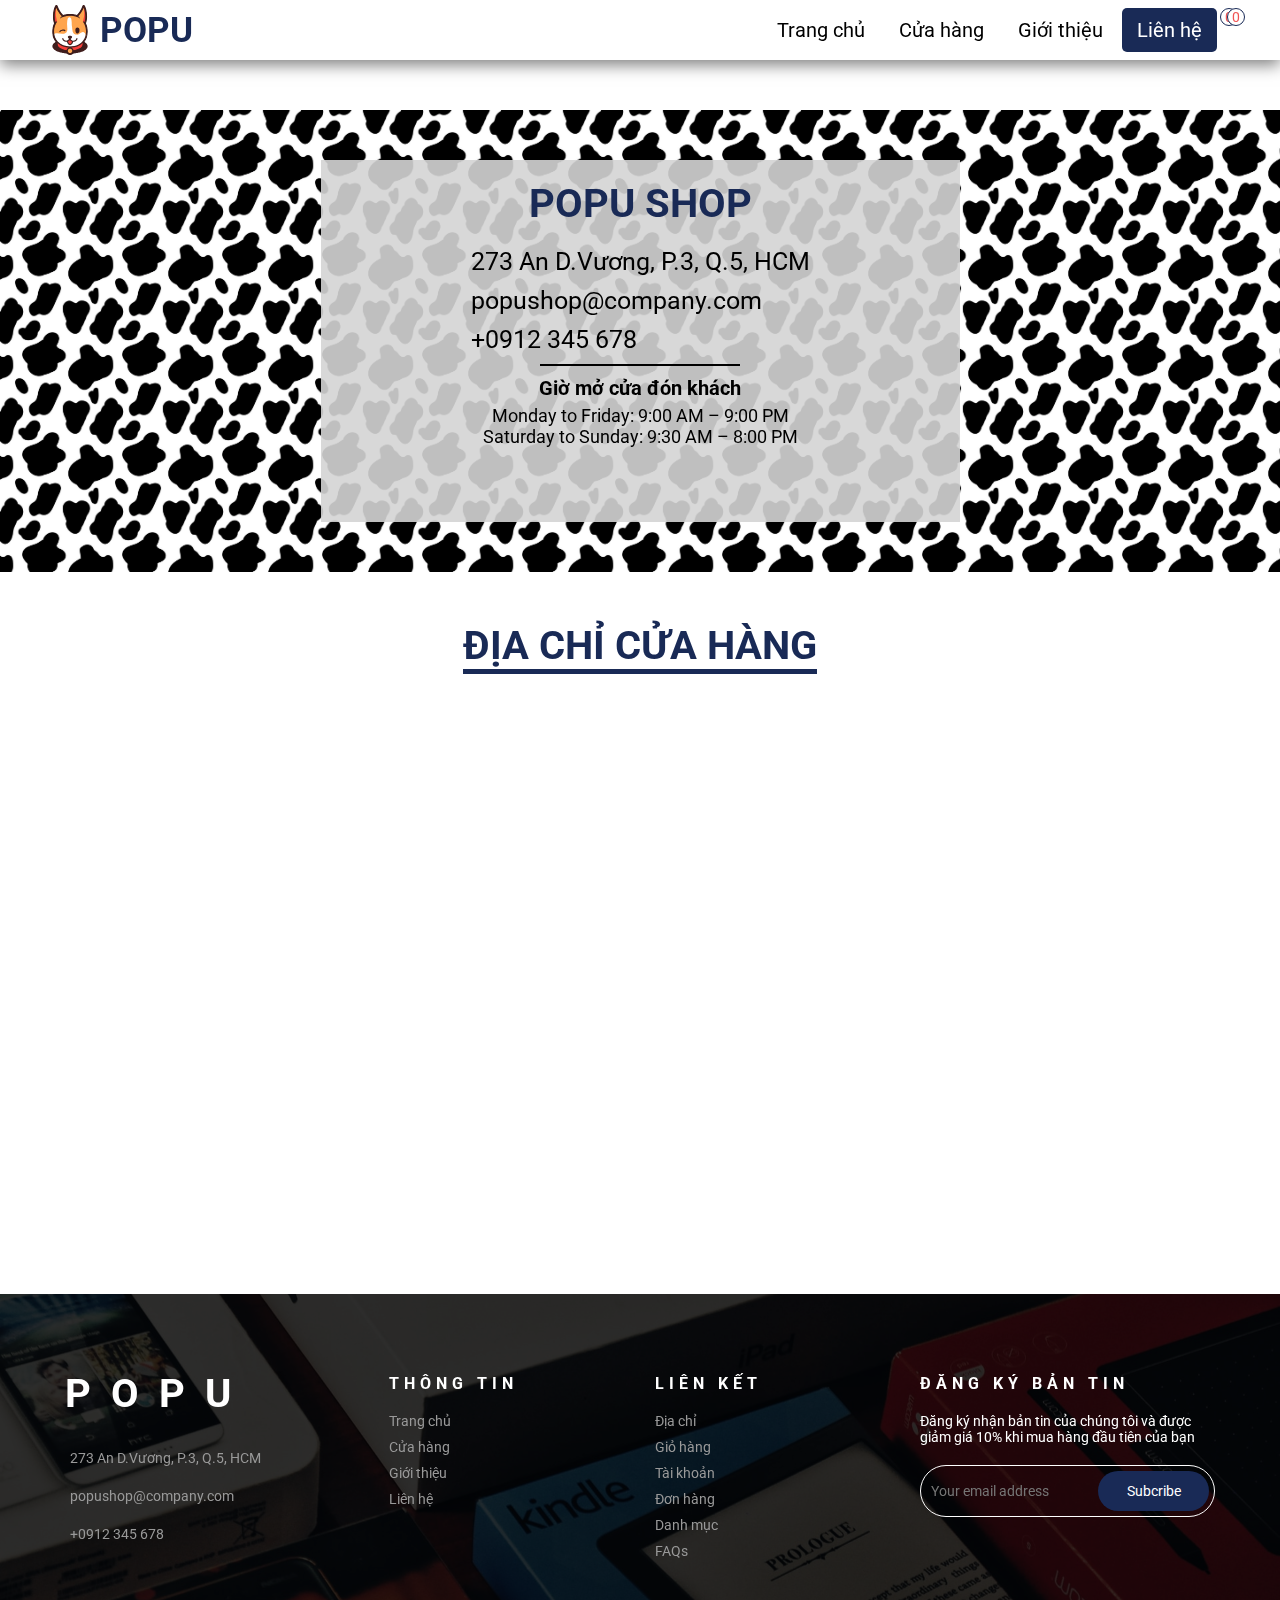
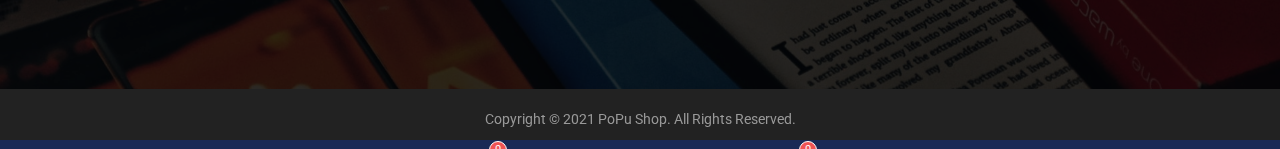
<file: contact.html>
<!DOCTYPE html>
<html lang="en" class="loader">
  <head>
    <meta charset="UTF-8" />
    <meta http-equiv="X-UA-Compatible" content="IE=edge" />
    <meta name="viewport" content="width=device-width, initial-scale=1.0" />
    <title>POPU</title>

    <link rel="shortcut icon" type="image/svg" href="./images/logo.svg" />

    <link rel="preconnect" href="https://fonts.googleapis.com">
    <link rel="preconnect" href="https://fonts.gstatic.com" crossorigin>
    <link href="https://fonts.googleapis.com/css2?family=Roboto:wght@300;400;500;700&display=swap" rel="stylesheet">

    <link
      rel="stylesheet"
      href="https://cdnjs.cloudflare.com/ajax/libs/font-awesome/6.0.0-beta2/css/all.min.css"
      integrity="sha512-YWzhKL2whUzgiheMoBFwW8CKV4qpHQAEuvilg9FAn5VJUDwKZZxkJNuGM4XkWuk94WCrrwslk8yWNGmY1EduTA=="
      crossorigin="anonymous"
      referrerpolicy="no-referrer"
    />

    <link rel="stylesheet" href="./css/base.css">
    <link rel="stylesheet" href="./css/navbar.css">
    <link rel="stylesheet" href="./css/footer.css">
    <link rel="stylesheet" href="./css/toast.css">
    
    <link rel="stylesheet" href="./pageContact/css/style.css">

    <link rel="stylesheet" href="./css/modal.css">
    <link rel="stylesheet" href="./css/modalCart.css">
    <link rel="stylesheet" href="./css/modalProfile.css">
    <link rel="stylesheet" href="./css/modalProduct.css">

  </head>
  <body>
    <div id = "main">
        <div class="navigation">
            <div class="navigation-container">      

                <div class="menu-bars">
                    <a href="/index.html" class="logo">
                        <img src="./images/logo.svg" alt="">
                        POPU
                    </a>
                </div>

                <nav class="navbar">
                    <a href="/index.html" class="home">Trang chủ</a>
                    <a href="/shop.html" class="shop">Cửa hàng</a>
                    <a href="/about.html" class="about">Giới thiệu</a>   
                    <a href="/contact.html" class="contact active">Liên hệ</a>

                    <div class="icons">
                        <div class="user-info">
                                <i class="fas fa-user" id="user-icon"></i> 
                        </div>
                        <div class= "icon wishList" id="heart-icon" data-amount="0">
                            <a href="/wishList.html" class="fas fa-heart" ></a>
                        </div>
                        <div class= "icon cart" id="cart-icon" data-amount="0">
                            <i class="fas fa-shopping-cart" ></i>
                        </div>
                    </div>
                </nav>

              
                

            </div>
        </div>

        <div class="navigation-mobile">
            <a href="/shop.html" class="icon">
                <i class="fab fa-shopify"></i>
                <p>Shop</p>
            </a>
            <a href="/wishList.html" class="icon noti wishList" data-amount="0">
                <i class="fas fa-heart"></i>
                <p>Wishlist</p>
            </a>
            <div class="icon noti cart" data-amount="0">
                <i class="fas fa-shopping-cart"></i>
                <p>Cart</p>
            </div>
            <div class="icon" id ="search-icon-mb">
                <i class="fas fa-search" ></i>
                <p>Search</p>
            </div>
        </div>

        <div id="app">
            <div id="contact">
                <div class="shop-contact">
                    
                    <div class="contact-items">
                        <h2>POPU SHOP</h2>
                        <div class="contact-info">
                            <a href="https://www.google.com/maps/" class="address"> 
                                <i class="fas fa-map-marker-alt"></i>
                                273 An D.Vương, P.3, Q.5, HCM
                            </a>
    
                            <a href="mailto:shibashop@company.com" class="mail">
                                <i class="far fa-envelope"></i>
                                popushop@company.com
                            </a>
    
                            <a href="tel:0012233456" class="phone">
                                <i class="fas fa-phone"></i>
                                +0912 345 678
                            </a>
                        </div>
                        

                        <span></span>

                        <h4>Giờ mở cửa đón khách</h4>
                        <p>Monday to Friday: 9:00 AM – 9:00 PM</p>
                        <p>Saturday to Sunday: 9:30 AM – 8:00 PM</p>

                        <ul class="footer-logo__social">
                            <li class="social__icon">
                                <a href="" id="icon-facebook"><i class="fab fa-facebook-f"></i></a>
                            </li>
                            <li class="social__icon">
                                <a href="" id="icon-twitter"><i class="fab fa-twitter"></i></a>
                            </li>
                            <li class="social__icon">
                                <a href="" id="icon-instagram"><i class="fab fa-instagram"></i></a>
                            </li>
                            <li class="social__icon">
                                <a href="" id="icon-youtube"> <i class="fab fa-youtube"></i></a>
                            </li>
                        </ul>
                    </div>
                </div>

                <div class="shop-map">
                    <h2>ĐỊA CHỈ CỬA HÀNG</h2>
                    <iframe src="https://www.google.com/maps/embed?pb=!1m18!1m12!1m3!1d3919.669726937899!2d106.6800696146224!3d10.759917092332737!2m3!1f0!2f0!3f0!3m2!1i1024!2i768!4f13.1!3m3!1m2!1s0x31752f1b7c3ed289%3A0xa06651894598e488!2zVHLGsOG7nW5nIMSQ4bqhaSBo4buNYyBTw6BpIEfDsm4!5e0!3m2!1svi!2s!4v1640518586900!5m2!1svi!2s" width="100%" height="600" style="border:0;" allowfullscreen="" loading="lazy"></iframe>
                </div>
            </div>
        </div>

        <div id="toast-app">
        </div>


        <div class="footer">    
            <div class="footer__container">      

                <div class="footer-content">
                    <div class="footer-logo">
                        <a href="#">
                            <h2 class="name">POPU</h2>
                        </a>
                        
                        <a href="https://www.google.com/maps/" class="address"> 
                            <i class="fas fa-map-marker-alt"></i>
                            273 An D.Vương, P.3, Q.5, HCM
                        </a>

                        <a href="mailto:shibashop@company.com" class="mail">
                            <i class="far fa-envelope"></i>
                            popushop@company.com
                        </a>

                        <a href="tel:0012233456" class="phone">
                            <i class="fas fa-phone"></i>
                            +0912 345 678
                        </a>

                        <ul class="footer-logo__social">
                            <li class="social__icon">
                                <a href="" id="icon-facebook"><i class="fab fa-facebook-f"></i></a>
                            </li>
                            <li class="social__icon">
                                <a href="" id="icon-twitter"><i class="fab fa-twitter"></i></a>
                            </li>
                            <li class="social__icon">
                                <a href="" id="icon-instagram"><i class="fab fa-instagram"></i></a>
                            </li>
                            <li class="social__icon">
                                <a href="" id="icon-youtube"> <i class="fab fa-youtube"></i></a>
                            </li>
                        </ul>
                    </div>

                    <div class="information">
                        <h2 class="header">THÔNG TIN</h2>
                        <a href="#" class="content">Trang chủ</a>
                        <a href="#" class="content">Cửa hàng</a>
                        <a href="#" class="content">Giới thiệu</a>
                        <a href="#" class="content">Liên hệ</a>                                
                    </div>

                    <div class="useful">
                        <h2 class="header">LIÊN KẾT</h2>
                        <a href="" class="content">Địa chỉ</a>
                        <a href="" class="content">Giỏ hàng</a>
                        <a onclick = "if($('#profile-icon')) $('#profile-icon').click();" class="content">Tài khoản</a>
                        <a href="#home" class="content">Đơn hàng</a>
                        <a href="#home" class="content">Danh mục</a>
                        <a href="#home" class="content">FAQs</a>
                    </div>

                    <div class="newsletter">
                        <h2 class="header">ĐĂNG KÝ BẢN TIN</h2>
                        <p class="content">Đăng ký nhận bản tin của chúng tôi và được giảm giá 10% khi mua hàng đầu tiên của bạn</p>
                        <form class="mail-user">
                            <input name="email" type="email" placeholder="Your email address">
                            <button type ="submit" class="btn">Subcribe</button>
                        </form>
                    </div>
                    
                </div>
                <div class="footer__img">
                    <img src="./images/footer.jpg" alt="">
                </div>
            </div>

            <div class="footer__bottom">
                <p>Copyright © 2021 PoPu Shop. All Rights Reserved.</p>
            </div>
        </div>


        <div class="modal">
            <div class="modal__overlay"></div>

            <div class="modal__cart">
                <div class="modal__cart-header">
                    <h1>GIỎ HÀNG</h1>
                    <button class="btn-exist">
                        <i class="fas fa-times"></i>
                    </button>
                </div>
            
                <div class="box">
                    <ul class="modal__cart-product-box">
                    </ul>
                </div>

                <div class="modal__cart-footer">
                    <div class="modal__cart-subtotal">
                        <h3 class="subtotal-text">Tổng tiền:</h3>
                        <span class="modal__cart-subtotal-all"></span>
                    </div>
                    <div class="modal__cart-view-cart">
                        <button class="btn modal__cart-view-cart-btn">ĐẶT HÀNG</button>
                    </div>
                </div>
            </div>

            <div class="modal__body"> 
                <div class="modal__inner">

                    <div id="sign-in">
                        <div class="box">
                            <div class="form">
                                <div class="form__header">
                                    <h1>ĐĂNG NHẬP</h1>
                                </div>

                                <div class="form__container">
                                    <div class="col-groups">
                                        <div class="groups">
                                            <label>Username</label>
                                            <input type="text" class="username" placeholder="Username">
                                        </div>
                                        <div class="groups">
                                            <label>Password</label>
                                            <div class="input-pass">
                                                <input type="password" class="password" placeholder="Password">
                                                <span class="show-btn">
                                                    <i class="fas fa-eye"></i>
                                                </span>
                                            </div>
                                        </div>  
                                    </div> 
                                </div>  

                                <button class="btn btn-signin">Đăng nhập</button>
                                <p class="hidden">Sign up here</p>
                                <button class="changeSign hidden">
                                    <i class="fas fa-arrow-right"></i>
                                </button>
                            </div>
                        </div>

                        <div class="action hidden">
                            <img src="./images/logo.svg" alt="">
                            <h1 class="header">SHIBA SHOP</h1>
                            <p>Chào mừng bạn đến với shop của chúng tôi :></p>
                            <button class="changeSign">
                                Sign Up
                                <i class="fas fa-arrow-right"></i>                   
                            </button>
                        </div> 
                    </div>

                    <div id="sign-up">
                        <div class="action hidden">
                            <img src="./images/logo.svg" alt="">
                            <h1 class="header">POPU SHOP</h1>
                            <p>Hãy đăng ký tài khoản và mua sắm thả ra nào :></p>
                            <button class="changeSign changeSignIn">
                                <i class="fas fa-arrow-left"></i>
                                Sign In
                            </button>
                        </div> 
                        <div class="box">
                            <div class="form">
                                <div class="form__header">
                                    <h1>ĐĂNG KÝ</h1>
                                </div>
                                <div class="form__container">
                                    <div class="col-groups">
                                        <div class="groups">
                                            <label for="">Họ và tên</label>
                                            <input type="text" class="fullname" name="fullname" rules="required" placeholder="Nguyen Van A">
                                            <span class="message"></span>
                                        </div>
                                        <div class="groups">
                                            <label for="">Địa chỉ</label>
                                            <input type="text" class="address" name="address" rules="required" placeholder="184 Main Rd E, St Albans VIC 3021">
                                            <span class="message"></span>
                                        </div>
                                        <div class="groups">
                                            <label for="">Số điện thoại</label>
                                            <input type="text" class="phone" name="phone" rules="required|isNumber|min:10" placeholder="001 2233 456">
                                            <span class="message"></span>
                                        </div>
                                    </div>
                                    <div class="col-groups">
                                        <div class="groups">
                                            <label for="">Tài khoản</label>
                                            <input type="text" class="username" name = "username" rules="required|username|min:5" placeholder="Username">
                                            <span class="message"></span>
                                        </div>
                                        <div class="groups">
                                            <label>Mật khẩu</label>
                                            <div class="input-pass">
                                                <input type="password" class="password" name = "password" rules="required|min:6" placeholder="Password">
                                                <span class="show-btn">
                                                    <i class="fas fa-eye"></i>
                                                </span>
                                            </div>
                                            <span class="message"></span>
                                        </div>
                                        <div class="groups">
                                            <label for="">Nhập lại mật khẩu</label>
                                            <div class="input-pass">
                                                <input type="password" class="password_confirm" name = "password_confirm" rules="required|isConfirmed" placeholder="Password confirm">
                                                <span class="show-btn">
                                                    <i class="fas fa-eye"></i>
                                                </span>
                                            </div>
                                            <span class="message"></span>
                                        </div>
                                    </div>  
                                </div>

                                <button class="btn btn-signup">Đăng ký</button>
                                <p class="hidden">Đăng nhập tại đây</p>
                                <button class="changeSign hidden">
                                    <i class="fas fa-arrow-left"></i>
                                </button>
                            </div>
                        
                        </div>
                    </div>
                </div>  

                <button class="btn-exist">
                    <i class="fas fa-times"></i>
                </button>

            </div> 
            
            <div class="modal__noti">
                <div class="modal-noti__logo">
                    <i class="far fa-check-circle" id="icon-success"></i>
                    <i class="fas fa-times" id="icon-error"></i>
                </div> 
                <input type = "text">   
                <h2 class="modal-noti__disc success"></h2>
                <h2 class="modal-noti__disc error"></h2>
                <button class="btn btn-noti">OK</button>
            </div> 

            <div class="modal__product">
          
                
            </div>
            
            <div class="modal__profile">

                <div class="modal-profile__optinons">
                    <button class="btn-options">
                        <i class="fa-solid fa-gear"></i>
                    </button>
                    <ul class="options__menu">
                        <li class="option__item" id="edit-profile">
                            <i class="fa-solid fa-pen-to-square"></i>
                            <span>Edit Profile</span>
                        </li>

                        <li class="option__item" id="change-pass">
                            <i class="fa-solid fa-key"></i>
                            <span>Change Pass</span>
                        </li>

                    </ul>
                </div>
                
                <button class="btn-exist">
                    <i class="fas fa-times"></i>
                </button>

                <div class="modal-profile__main">
                    <div class="modal-profile__imgBox">
                        <img src="./images/user-1.jpg" alt="">
                    </div>

                    <div class="modal-profile__header">
                        <h1>USERNAME</h1>
                    </div>

                    <div class="modal-profile__info">
                        <div class="form">
                            <div class="form__container">
                                <div class="col-groups">
                                    <div class="groups">
                                        <label for="">Full name</label>
                                        <input type="text" class="fullname" name="fullname" rules="required" disabled>
                                        <span class="message"></span>
                                    </div>
                                    <div class="groups">
                                        <label for="">Address</label>
                                        <input type="text" class="address" name="address" rules="required" disabled>
                                        <span class="message"></span>
                                    </div>
                                    <div class="groups">
                                        <label for="">Phone</label>
                                        <input type="text" class="phone" name="phone" rules="required|isNumber|min:10" disabled>
                                        <span class="message"></span>
                                    </div>
                                </div>  
                            </div>  
                            <button class="btn btn-save">SAVE</button>
                        </div>

                    </div>
                </div>

                <div class="modal-profile__changePass">
                    <div class="form">
                        <div class="form__container">
                            <div class="col-groups">
                                <div class="groups">
                                    <label>Current Password</label>
                                    <div class="input-pass">
                                        <input type="password" class="current-password" name = "current-password" rules="required|checkPassCurrent" placeholder="Password">
                                        <span class="show-btn">
                                            <i class="fas fa-eye"></i>
                                        </span>
                                    </div>
                                    <span class="message"></span>
                                </div>
                                <div class="groups">
                                    <label>New Password</label>
                                    <div class="input-pass">
                                        <input type="password" class="password" name = "password" rules="required|min:6" placeholder="Password">
                                        <span class="show-btn">
                                            <i class="fas fa-eye"></i>
                                        </span>
                                    </div>
                                    <span class="message"></span>
                                </div>
                                <div class="groups">
                                    <label for="">New Password Confirm</label>
                                    <div class="input-pass">
                                        <input type="password" class="password_confirm" name = "password_confirm" rules="required|isConfirmed" placeholder="Password confirm">
                                        <span class="show-btn">
                                            <i class="fas fa-eye"></i>
                                        </span>
                                    </div>
                                    <span class="message"></span>
                                </div>
                            </div>  
                            
                        </div>  
                        <button class="btn btn-changePass">Change</button>
                        <button class="btn changeSign">
                            <i class="fas fa-arrow-right"></i>
                        </button>
                    </div>
                </div>

            </div>
        </div>
    </div>

    <script src="./js/config.js"></script>

    <script src="./js/models/data.js"></script>
    <script src="./js/models/SliderModel.js"></script>
    <script src="./js/models/ProductModel.js"></script>
    <script src="./js/models/CategoryModel.js"></script>
    <script src="./js/models/UserModel.js"></script>
    <script src="./js/models/TimeExpired.js"></script>
    <script src="./js/models/BillModel.js"></script>
    <script src="./js/models/CartModel.js"></script>
    <script src="./js/models/WishListModel.js"></script>

    <script src="./js/component.js"></script>
    <script src="./js/validator.js"></script>
    <script src="./js/event.js"></script>
    <script src="./js/render.js"></script>




  </body>
</html>
</file>
<file: css/base.css>
:root {

  --green: #50f15f;
  --red: #F05454;
  --blue: #A2CDCD;
  --yellow: #ECB365;
  --black: #192a56;
  --primary-bgc: #fff;
  --text-black: #170055;
  --text-white: #fff;
  --primary-color: #192a56;
  --gray: #212121;

  --filter-black-2: rgba(0, 0, 0, 0);
  --filter-black-3: rgba(0, 0, 0, 0.3);
  --filter-black-5: rgba(0, 0, 0, 0.5);
  --filter-black-6: rgba(0, 0, 0, 0.6);
  --filter-black-8: rgba(0, 0, 0, 0.8);
  --box-shadow: 0 0.5rem 1.5rem rgba(0, 0, 0, 0.5);

  --height-nav: 6rem;
  --slide-content-size: 60px;
  --slide-content-weight: 800;
  --button-width: 35px;
  --button-height: calc(var(--button-width) * 0.8);
  --rectangle-height: calc(var(--button-width) * 0.11);
  --rectangle-radius: calc(var(--button-width) * 0.04);
  --translate: calc(var(--button-width) * 0.17);
  --transition: 0.65s;

  
}



* {
  margin: 0;
  padding: 0;
  font-family: 'Roboto', sans-serif;
  -webkit-tap-highlight-color: rgba(0, 0, 0, 0);
  box-sizing: inherit;
  text-decoration: none;
  outline: none;
  border: none;
}


html {
  box-sizing: border-box;
  font-size: 62.5%;
  scroll-behavior: smooth;
  overflow-x: hidden;
  /* firefox */
  scrollbar-width: thin;
}

body::-webkit-scrollbar {
  width: 9px;
  height: 8px;
}

body::-webkit-scrollbar-thumb {
  background: rgba(25, 42, 86);
  opacity: 0.7;
  border-radius: 3px;
}






#app > * {
  padding-top: var(--height-nav);
}

input[type='radio'] {
  display: none;
}

ul {
  list-style-type: none;
}

@keyframes fadeIn {
  from {
    opacity: 0;
  }
  to {
    opacity: 1;
  }
}

@keyframes fadeIn_2 {
  from {
    opacity: 0.5;
  }
  to {
    opacity: 1;
  }
}

@keyframes action {
  from {
    opacity: 0.3;
    transform: translateY(50px);
  }
  to {
    opacity: 1;
    transform: translateY(-1px);
  }
}


.banner {
  position: relative;
  width: 100%;
  height: 150px;
  display: flex;
  justify-content: center;
  align-items: center;
}

.banner__header {
  font-size: 20px;
  font-weight: 100;
  text-transform: uppercase;
  color: aliceblue;
  text-align: center;
  position: absolute;
  z-index: 2;
}

.banner__img-box {
  position: absolute;
  top: 0;
  left: 0;
  right: 0;
  height: 100%;
  z-index: 1;
}

.banner__img-box::before {
  content: '';
  position: absolute;
  top: 0;
  left: 0;
  right: 0;
  height: 100%;
  background-color: var(--filter-black-5);
}

.banner__img-box img {
  height: 100%;
  width: 100%;
  object-fit: cover;
}

.btn {
  cursor: pointer;
  display: inline-block;
  border-radius: 0.5rem;
  font-size: 2rem;
  color: var(--text-white);
  background-color: var(--primary-color);
}

.btn:hover {
  background-color: #ECB365;
  color: var(--primary-color);
  font-weight: bold;
}
</file>
<file: css/navbar.css>
.navigation {
    position: fixed;
    width: 100%;
    z-index: 10000;
    top: 0;
}

.navigation-container {
    display: flex;
    justify-content: space-between;
    align-items: center;
    padding: 0.5rem 4rem;
    height: var(--height-nav);

    background-color: var(--primary-bgc);
    box-shadow: var(--box-shadow);
}

.navigation-container .menu-bars {
    display: flex;
    justify-content: center;
    align-items: center;
}

.navigation-container .logo {
    display: flex;
    justify-content: center;
    align-items: center;
    font-size: 35px;
    font-weight: bold;
    color: var(--black);
}

.navigation-container .logo img {
    width: var(--height-nav);
    height: var(--height-nav);
    padding: 0.5rem;
}

.navigation-container .navbar {
    display: flex;
    align-items: center;
}

.navigation-container .navbar > a {
    padding: 1rem 1.5rem;
    border-radius: 5px;

    font-size: 20px;
   

    color: #000;
    margin-right: 4px;
    transition: all 0.3s ease;
}


.navigation-container .icons > div {
    display: inline-block;
}

.navigation-container .icon a,
.navigation-container .icons > i,
.navigation-container .icons > div > i {
    cursor: pointer;
    overflow: hidden;

    height: 45px;
    width: 45px;
    margin-left: 0.5rem;
    border-radius: 50%;

    line-height: 45px;
    text-align: center;
    font-size: 17px;
    font-weight: bolder;

    color: var(--black);
    background-color: var(--primary-bgc);
    transition: all 0.3s ease;
}

.navigation-container .icons a:hover,
.navigation-container .icons > i:hover,
.navigation-container .icons > div > i:hover {
    color: #fff;
    background-color: var(--black);
}

.navigation-container .icons .user-info a:hover {
    color: var(--black);
    background-color: transparent;
}

.navigation-container .navbar > a.active,
.navigation-container .navbar > a:hover {
    color: var(--text-white);
    background-color: var(--black);
    /* backdrop-filter: blur(25px); */
}

.navigation-container .icon {
    position: relative;
}

.navigation-container .icon::before {
    content: attr(data-amount);
    color: var(--red);
    font-size: 14px;
    text-align: center;

    position: absolute;
    top: 0;
    right: -5px;
    z-index: 100;

    width: 16px;
    height: 16px;
    border-radius: 100%;

    background-color: #fff;
    border: 1px solid var(--black);
}


.navigation-container .icons {
    position: relative;
}

.navigation-container .icons .navbar__inputSearch {
    position: absolute;
    top: -100%;
    right: calc(100% - 50px);
    z-index: -1;

    display: flex;
    justify-content: center;
    align-items: center;
    width: 350px;
    background-color: #fff;
    border-radius: 15px;
    border: 1px solid var(--primary-color);
    box-shadow: 0 5px 8px rgba(0, 0, 0, 0.1);
    overflow: hidden;

    transition: all 0.3s ease;
}

#search-icon .fa-times {
    font-size: 20px;
}
.navigation-container .icons .navbar__inputSearch.active {
    top: calc(100% + 15px);
}

.navigation-container .icons .navbar__inputSearch i {
    font-size: 16px;
    width: 15%;
    margin-left: 0;
    
}

.icons .navbar__inputSearch input {
    height: 30px;
    width: 85%;
    padding: 10px;
    font-size: 14px;
}

.navigation-container .user-info {
    display: inline;
}

.navigation-container .user_menu {
    display: inline-block;
    position: relative;
    cursor: pointer;
    display: inline-block;

    height: 45px;
    width: 45px;
    margin-left: 0.5rem;
}

.navigation-container .user_menu:hover .menu {
    display: block;
}

.navigation-container .profile {
    width: 100%;
    height: 100%;
    border-radius: 50%;
    overflow: hidden;
}

.navigation-container .profile img {
    width: 100%;
    height: 100%;
    object-fit: cover;
}

.navigation-container .menu {
    display: none;
    position: absolute;
    top: 60px;
    right: -10px;
    width: 200px;
    padding: 10px 20px;
    background-color: #fff;
    box-shadow: 0 5px 25px rgba(0, 0, 0, 0.1);
    border-radius: 15px;
    animation: fader 0.2s ease;
}

.navigation-container .menu::before {
    content: '';
    position: absolute;
    top: -5px;
    right: 23px;
    width: 20px;
    height: 20px;
    background-color: #fff;
    transform: rotate(45deg);
}

.navigation-container .menu::after {
    content: '';
    position: absolute;
    top: -30px;
    right: 0px;
    width: 8rem;
    height: 8rem;
    background-color: transparent;
    transform: rotate(45deg);
}

.navigation-container .menu h2 {
    cursor: text;
    font-size: 18px;
    text-align: center;
    color: var(--primary-color);
    margin-bottom: 6px;
}

.navigation-container .menu ul li {
    font-size: 20px;
    padding: 5px;
    border-top: 1px solid rgba(0, 0, 0, 0.1);
    color: var(--black);

    display: flex;
    justify-content: space-evenly;
    align-items: center;
    transition: all 0.2s ease;
}

.navigation-container .menu ul li:hover,
.navigation-container .menu ul li:hover a,
.navigation-container .menu ul li:hover p {
    color: var(--primary-color);
    transform: translateX(5px);
}

.navigation-container .menu ul li i {
    width: 20px;
    margin-right: 10px;
}

.navigation-container .menu__item a,
.navigation-container .menu__item p {
    width: 100%;
    text-align: start;
    color: inherit;
}

/* ================================================== */
.fancy-burger {
    position: relative;
    width: var(--button-width);
    height: var(--button-height);
    margin-right: 20px;
    border: 0;
    background: transparent;
    outline: none;
    cursor: pointer;
    display: none;
    animation: fader 0.5s ease;
}
.rectangle {
    position: absolute;
    height: var(--rectangle-height);
    background: var(--text-color);
    border-radius: var(--rectangle-radius);
    transition: transform var(--transition);
}
.rectangle--small {
    width: calc(var(--button-width) / 2);
}
.rectangle--top {
    top: 0;
    left: 0;
    transform-origin: top left;
}
.rectangle--top.open {
    transform: translateX(var(--translate)) rotate(45deg);
}
.rectangle--middle {
    top: 50%;
    left: 0;
    width: var(--button-width);
    transform: translatey(-50%);
}
.rectangle--middle.open {
    transform: translatey(-50%) rotate(-45deg);
}
.rectangle--bottom {
    bottom: 0;
    right: 0;
    transform-origin: bottom right;
}
.rectangle--bottom.open {
    transform: translateX(calc(-1 * var(--translate))) rotate(45deg);
}


/* NAVBAR MOBILE */
.navigation-mobile {
    position: fixed;
    bottom: -100%;
    width: 100%;
    z-index: 10000;
    height: 60px;
    line-height: 0;

    display: flex;
    justify-content: space-around;
    align-items: flex-start;

    background-color: var(--primary-color);
    border-top: 1px solid var(--primary-color);
    
    transition: all 0.3s ease;
}

.navigation-mobile .icon {
    display:flex;
    align-items:center;
    justify-content:center;
    flex-direction:column;

    cursor: pointer;
    height: 100%;
    padding-bottom: 13px;

    position: relative;
}

.navigation-mobile .icon.noti::before {
    content: attr(data-amount);
    color: #fff;
    display: flex;
    justify-content: center;
    align-items: center;

    font-size: 11px;
    position: absolute;
    top: 0;right: -5px;
    background-color: var(--red);
    border: 1px solid #fff;
    border-radius: 100%;
    width: 16px;height: 16px;
    z-index: 100;
}

.navigation-mobile .icon p {
    color: #fff;
    font-size: 12px;
    margin-top: 10px;
}
</file>
<file: css/product.css>
.product {
    width: 100%;
    margin-top: 5px;
    padding: calc(2rem + var(--height-nav)) 0 5rem;
    display: flex;
    align-items: center;
    justify-content: center;
    flex-direction: column;
    overflow: hidden;
}

.product-header {
    position: relative;

    display: flex;
    align-items: center;
    justify-content: center;
    flex-direction: column;

    padding: 0 2rem;
}

.product-header .heading {
    font-size: 3.5rem;
    text-align: center;
    color: var(--primary-color);
    padding: 0 1.5rem;
    border-bottom: 3px solid var(--primary-color);
    margin-bottom: 5px;
}

.product-header .content {
    font-size: 2rem;
    text-align: center;
    color: var(--primary-color);
}

.product-box {
    --spacing: 20px;
    --column: 4;
    display: flex;
    align-items: stretch;
    justify-content: center;
    flex-wrap: wrap;
    margin-top: 4rem;
    margin-left: calc(-1 * var(--spacing));
    margin-bottom: calc(-1 * var(--spacing));
    width: 90%;
    max-width: 1200px;
    min-width: 1090px;
    padding: 0 40px;
}

.product-box > * {
    margin-left: var(--spacing);
    margin-bottom: var(--spacing);
    width: calc((100% / var(--column)) - var(--spacing));
}

.product-item  {
    position: relative;
    overflow: hidden;
    display: flex;
    justify-content: space-between;
    flex-direction: column;
    border-bottom: 1px solid var(--primary-color);
}

.product-image__box  {
    width: 100%;
    height: 40rem;
    overflow: hidden;
    position: relative;
}

.icon-heart {
    position: absolute;
    z-index: 1000;
    top: 0;
    right: -13rem;

    display: flex;
    justify-content: center;
    align-items: center;
    margin: 1rem;

    font-size: 3rem;
    cursor: pointer;
    color: #f15f50;
    text-shadow: 0 0 35px #ff0000;
    transition: all 0.3s ease;
}

.icon-heart .fas {
    display: none;
}

.icon-heart.active .far {
    display: none;
}

.icon-heart.active .fas {
    display: block;
}

.product-item:hover .icon-heart {
    right: 0;
} 

.product-control {
    width: 100%;
    height: 10%;
    background-color: var(--primary-color);
    opacity: 1;
    position: absolute;
    top: 120%;
    left: 0;
    transform: translateY(-100%);
    z-index: 1000;

    font-size: 1.8rem;
    color: #fff;

    display: flex;
    align-items: center;
    transition: top 0.3s ease;
}

.product-control:hover,
.product-control:hover .product-quantity input,
.product-control:hover .product-quantity button {
    background-color: #ECB365;
    color: var(--primary-color);
    font-weight: bold;
}

.product-item:hover .product-control {
    top: 101%;
}



input::-webkit-outer-spin-button,
input::-webkit-inner-spin-button {
   -webkit-appearance: none;
   appearance: none;
    margin: 0;
}



.product-quantity {
    width: 40%;
    height: 100%;
    display: flex;
    justify-content: space-around;
    align-items: center;
    font-size: 3rem;
    border-right: 1px solid #fff;
  
}

.product-quantity input {
    background-color: var(--primary-color);
    width: 50%;
    height: 100%;
    font-size: 1.8rem;
    text-align: center;
    color: #fff;
    border-left: 1px solid #fff;
    border-right: 1px solid #fff;
    -moz-appearance: textfield;
}

.product-quantity button {
    width: 25%;
    height: 100%;
}

.product-add-cart {
    flex-grow: 1;

    cursor: pointer;
    height: 100%;
    user-select: none;
    display: flex;
    justify-content: center;
    align-items: center;
}

.product-add-cart p {
    font-size: 16px;
}


.product-add-cart #cart-icon {
    display: none;
}



.product-image {
    height: 100%;
    width: 100%;
    object-fit: cover;
    cursor: pointer;
    display: block;
    transition: opacity 1s ease-in-out;
    position: absolute;
    left: 0;
    z-index: 1;
}

.product-image--back {
    height: 100%;
    width: 100%;
    object-fit: cover;
    cursor: pointer;
    position: absolute;
    left: 0;
    transform: scale(1);
    transition: 2s ease-in-out;
}
.product-item:hover .product-image {
    opacity: 0;
}
.product-item:hover .product-image--back {
    transform: scale(1.2);
}

.product-image img {
    max-width: 100%;
}

.product-info {
    padding: 1rem 1rem;
    display: flex;
    justify-content: space-between;
    flex-direction: column;
    flex: 1;
}

.product-info__heading {
    color: var(--primary-color);
    letter-spacing: 1.5px;
    font-size: 1.4rem;

    display: -webkit-box;
    -webkit-line-clamp: 2;
    -webkit-box-orient: vertical;
    overflow: hidden;
    text-overflow: ellipsis;
    word-break: break-word;
}

.product-info__price {
    color: var(--red);
    font-size: 1.4rem;
    font-weight: bold;
    margin-right: 0.5rem;
}

.product-info__price--sale {
    color: #999;
    font-size: 1.4rem;
    font-weight: 100;
    text-decoration: line-through;
}
</file>
<file: css/home.css>
#home .slider {
    box-shadow: var(--box-shadow);
    background-color: var(--filter-black-8);
    position: relative;
    overflow: hidden;
}

#home .slider-wrapper {
    position: relative;
}

#home .slider-wrapper__slide {
    display: none;
    animation: fader 1s linear;
}

#home .slider-wrapper__slide.active {
    display: block;
}

#home .slide__content {
    position: absolute;
    top: 50%;
    left: 50%;
    transform: translate(-50%, -50%);
    z-index: 10;
    text-align: center;
    width: 90%;
}

#home .slide__content h3 {
    display: none;
    font-size: var(--slide-content-size);
    font-weight: var(--slide-content-weight);
    color: var(--blue);
    animation: trenxuong 2s ease;
}
#home .slider-wrapper__slide.active .slide__content h3 {
    display: block;
}

#home .slide__content span {
    display: none;
    font-size: calc(var(--slide-content-size) - 3rem);
    font-weight: calc(var(--slide-content-weight) - 100);
    color: var(--yellow);
    animation: trenxuong 2s ease;
}

#home .slider-wrapper__slide.active .slide__content span {
    display: block;
}

#home .slide__content p {
    display: none;
    font-size: calc(var(--slide-content-size) - 4rem);
    font-weight: calc(var(--slide-content-weight) - 300);
    text-align: center;
    color: #fff;
    padding: 2.5rem 0;
    line-height: 1.5;
    animation: duoilen 2s ease;
}

#home .slider-wrapper__slide.active .slide__content p {
    display: block;
}

#home .slide__imageBox {
    position: relative;
    line-height: 0;
}

#home .slide__imageBox::before {
    content: '';
    position: absolute;
    top: 0;
    left: 0;
    width: 100%;
    height: 100%;
    background-color: var(--filter-black-8);
}

#home .slide__image {
    width: 100%;
    height: calc(100vh - var(--height-nav));
    object-fit: cover;
}

#home .slide__btn {
    display: none;
    margin-top: 1rem;
    padding: 1rem 3rem;
    background-color: var(--primary-color);
    animation: duoilen 2s ease;
    transition: all 0.3s ease;
}

#home .slide__btn:hover {
    background: var(--yellow);
}

#home .slider-wrapper__slide.active .slide__btn {
    display: inline-block;
}

#home .slider-controls {
    width: 100%;
    position: absolute;
    top: 50%;
    left: 50%;
    transform: translate(-50%, -50%);
    z-index: 10;

    display: flex;
    justify-content: space-between;
    align-items: center;
    opacity: 0;
    transition: all 0.3s ease;
}

#home .slider-controls li {
    list-style: none;

    width: 8rem;
    height: 8rem;
    border-radius: 50%;

    display: flex;
    justify-content: center;
    align-items: center;
}

#home .slider-controls li:hover i {
    color: var(--yellow);
}

#home .slider-controls .btn {
    background-color: transparent;
}

#home .slider-controls i {
    font-size: 4rem;
    color: var(--primary-color);
}

#home .slider:hover .slider-controls {
    opacity: 1;
}

#home .slider-dots {
    position: absolute;
    top: 100%;
    left: 50%;
    transform: translate(-50%, -140%);
    z-index: 10;

    display: flex;
}

#home .slider-dots li {
    cursor: pointer;
    display: block;
    width: 1.5rem;
    height: 1.5rem;
    border: 1.5px solid var(--primary-color);
    border-radius: 50%;
    margin-right: 2rem;
    transition: all 0.5s ease;
}

#home .slider-dots li:last-child {
    margin-right: 0;
}

#home .slider-dot-item.active {
    opacity: 1;
    background-color: var(--primary-color);
    border: 1.5px solid var(--yellow);
}

/* category */
#home .category {
    width: 100%;
    padding: calc(2rem + var(--height-nav)) 2rem 0rem;
}
#home .category-header {
    position: relative;
    display: flex;
    align-items: center;
    justify-content: center;
    flex-direction: column;
}
#home .category-header .heading {
    font-size: 3.5rem;
    text-align: center;
    color: var(--primary-color);
    padding: 0 1.5rem;
    border-bottom: 3px solid var(--primary-color);
    margin-bottom: 5px;
}

#home .category-header .content {
    font-size: 2rem;
    text-align: center;
    color: var(--primary-color);
}

#home .category-box {
    --spacing: 20px;
    --column: 3;
    display: flex;
    align-items: center;
    justify-content: center;
    flex-wrap: wrap;
    margin-top: 4rem;
    margin-left: calc(-1 * var(--spacing));
    margin-bottom: calc(-1 * var(--spacing));
}
#home .category-box > * {
    margin-left: var(--spacing);
    margin-bottom: var(--spacing);
    width: calc((100% / var(--column)) - var(--spacing));
}
#home .category-item {
    position: relative;
    overflow: hidden;
}

#home .category-item:hover .category-image {
    transform: scale(1.5) rotate(5deg);
}

#home .category-image__box {
    width: 100%;
    height: 26rem;
}

#home .category-image__box::before {
    content: '';

    position: absolute;
    top: 0;
    left: 0;
    z-index: 1;

    display: block;
    height: 100%;
    width: 100%;

    background-color: var(--filter-black-3);
    cursor: pointer;
}

#home .category-image {
    width: 100%;
    height: 100%;
    object-fit: cover;

    cursor: pointer;
    transform: scale(1);
    transition: 2s ease-in-out;
}

#home .category-image img {
    display: block;
    max-width: 100%;
}

#home .category-content {
    position: absolute;
    top: 50%;
    left: 50%;
    transform: translate(-50%, -50%);
    z-index: 100;

    width: 100%;
    font-size: 5rem;
    text-align: center;

    color: var(--text-white);
    text-shadow: 0 0 15px var(--yellow);
    cursor: pointer;
}


#home .category-content::before {
    content: '';

    position: absolute;
    top: 0;
    left: 0;
    z-index: -1;

    width: 100%;
    height: 100%;
    background-color: var(--filter-black-6);
}


#home .btn-load {
    font-size: 1.4rem;
    font-weight: 700;
    margin-top: 5rem;
    padding: 1.4rem 4rem;
    border-radius: 0%;
    transition: all 0.3s ease;
}




/* animation */
@keyframes fader {
    from {
        opacity: 0;
    }
    to {
        opacity: 1;
    }
}

@keyframes trenxuong {
    from {
        opacity: 0;
        transform: translateY(-100px);
    }
    to {
        opacity: 1;
        transform: translateY(0);
    }
}

@keyframes duoilen {
    from {
        opacity: 0;
        transform: translateY(200px);
    }
    to {
        opacity: 1;
        transform: translateY(0);
    }
}
</file>
<file: css/footer.css>
.footer {
    width: 100%;
}

.footer__container {
    width: 100%;
    overflow: hidden;
    position: relative;
}

.footer__container .footer__img {
    position: absolute;
    top: 0;
    left: 0;
    right: 0;
    z-index: -1;
    width: 100%;
    height: 100%;
}

.footer__container .footer__img::before {
    content: '';
    position: absolute;
    top: 0;
    left: 0;
    right: 0;
    height: 100%;
    background-color: var(--filter-black-8);
}

.footer__container img {
    width: 100%;
    height: 100%;
    object-fit: cover;
}

.footer-content {
    display: flex;
    justify-content: space-around;
    align-items: center;

    padding: 8rem 5rem;
}

.footer-content > * {
    margin-bottom: auto;
}

.footer-content .footer-logo {
    display: flex;
    justify-content: center;
    flex-direction: column;
    width: 25%;
}

.footer-content h2 {
    color: #fff;
    font-size: 1.6rem;
    margin-bottom: 2rem;
    letter-spacing: 5px;
    transition: all 0.3s ease;
}

.footer-content a {
    color: #999;
    font-size: 14px;
    margin-bottom: 1.4rem;
    transition: all 0.3s ease;
    cursor: pointer;
}

.footer-content a:hover {
    color: #fff;
    transform: translateX(2%);
}

.footer-content .footer-logo h2 {
    font-size: 40px;
    letter-spacing: 20px;
    line-height: 40px;
    margin-bottom: 1.6rem;
}
.footer-content .footer-logo h2:hover {
    color: #fff;
    text-shadow: 0 0 25px var(--primary-color);
}

.footer-content .footer-logo i {
    font-size: 2rem;
    margin-right: 0.5rem;
}

.footer-content .information,
.footer-content .useful,
.footer-content .newsletter {
    display: flex;
    justify-content: center;
    flex-direction: column;
    width: 20%;
}

.footer-content .information a,
.footer-content .useful a {
    margin-bottom: 1rem;
}

.footer-logo__social {
    display: flex;
    margin-top: 1.6rem;
}

.footer-logo__social .social__icon {
    transition: all 0.5s ease;
}

.footer-logo__social .social__icon i {
    color: #999;
    font-size: 3rem;
    margin-right: 4rem;
}

.footer-logo__social .social__icon:hover {
    transform: translateY(-30%);
}
.footer-logo__social .social__icon:hover #icon-facebook i {
    color: #fff;
    text-shadow: 0 0 25px #004889;
}
.footer-logo__social .social__icon:hover #icon-twitter i {
    color: #fff;
    text-shadow: 0 0 25px #00a0f0;
}
.footer-logo__social .social__icon:hover #icon-instagram i {
    color: #fff;
    text-shadow: 0 0 25px #d31585;
}
.footer-logo__social .social__icon:hover #icon-youtube i {
    color: #fff;
    text-shadow: 0 0 25px #ff0000;
}

.footer-content .newsletter {
    width: 25%;
}

.footer-content .newsletter p {
    color: #fff;
    font-size: 14px;
    margin-bottom: 2rem;
}

.newsletter .mail-user {
    border: 1px solid #fff;
    border-radius: 30px;
    display: flex;
    align-items: center;
    padding: 0.5rem 0.5rem 0.5rem 1rem;
    max-width: 500px;
}

.newsletter .mail-user input {
    background-color: transparent;
    color: #fff;
    font-size: 1.4rem;
    width: 60%;
}

.newsletter .mail-user .btn {
    border-radius: 30px;
    height: 4rem;
    font-size: 1.4rem;
    width: 40%;
    transition: all 0.3s ease;
}

.footer__bottom {
    width: 100%;
    height: 60px;
    background-color: #222222;
    color: #999;
    display: flex;
    justify-content: center;
    align-items: center;
}

.footer__bottom p {
    font-size: 1.4rem;
}


@media (min-width: 740px) and (max-width: 1023px) {
    .footer-content {
        flex-wrap: wrap;
        width: 100%;
    }

    .footer-content > * {
        margin-top: 2rem;
        width: 50% !important;
    }
}

@media (max-width: 739px) {
    
    .footer-content {
        flex-direction: column;
        align-items: flex-start;
        width: 100%;
    }

    .footer-content > * {
        width: 100% !important;
        margin-bottom: 3rem;
    }
}
</file>
<file: css/toast.css>
#toast-app {
    position: fixed;
    top: calc( 15px + var(--height-nav));
    right: 10px;
    z-index: 10000000000;
}

.toast-app {
    display: flex;
    align-items: center;

    min-width: 350px;
    max-width: 400px;

    background-color: #fff;
    border-left: 5px solid var(--primary-color);
    border-radius: 2px;
    padding: 15px 0;
    box-shadow: 0 5px 8px rgba(0, 0, 0, 0.15);

    animation: slideInLeftToast ease 0.3s, fadeOutToast linear 1s 1s forwards;
    transition: all 0.5s linear;
}

@keyframes slideInLeftToast {

    from {
        opacity: 0;
        transform: translateX(calc(100% + 15px));
    }
    to {
        opacity: 1;
        transform: translateX(0);
    }
}

@keyframes fadeOutToast {
    to {
        opacity: 0;
    }
}

.toast-app + .toast-app {
    margin-top: 10px;
}

.toast-app__body {
    flex-grow: 1;
}

.toast-app__icon {
    font-size: 26px;
    color: var(--primary-color);
    padding: 0 16px;
}

.toast-app__close {
    font-size: 22px;
    color: #999;
    padding: 0 16px;
    cursor: pointer;
}

.toast-app__close:hover {
    color: #666;
}

.toast-title {
    font-size: 16px;
}

.toast-msg {
    font-size: 14px;
}
</file>
<file: css/modal.css>
#main .modal {
    position: fixed;
    top: 0;
    left: 0;
    right: 0;
    bottom: 0;
    z-index: -100;
    display: flex;
    opacity: 0;
    transition: all 0.1s ease;
}

#main .modal.active {
    opacity: 1;
    z-index: 1000000;
}

#main .modal__overlay {
    position: absolute;
    width: 100%;
    height: 100%;
    background-color: var(--filter-black-5);
}

#main .modal__body {
    min-width: 90rem;
    height: 60rem;
    margin: auto;
    background-color: var(--primary-bgc);

    position: relative;
    z-index: 1;
    overflow: hidden;

    transform: scale(0);
    transition: all 0.3s ease;
}

#main .modal__noti {
    position: absolute;
    top: 50%;
    left: 50%;
    z-index: -1;
    transform: translate(-50%, -50%) scale(0);

    min-width: 300px;
    width: 300px;
    height: 300px;

    display: flex;
    align-items: center;
    justify-content: center;
    flex-direction: column;

    opacity: 0;
    background-color: var(--primary-bgc);
    border: 4px solid var(--primary-color);
}


#main .modal__noti.success,
#main .modal__noti.error {
    transition: all 0.3s ease;
    transform: translate(-50%, -50%) scale(1);
    opacity: 1;
    z-index: 100;
}

#main .modal__noti input {
    width: 0;height: 0;
    opacity: 0;
}

#main .modal-noti__logo {
    font-size: 100px;
    color: var(--green);
}

#main .error .modal-noti__logo {
    color: #f15f50;
}

#main .modal-noti__disc {
    font-size: 18px;
    color: var(--text-black);
    text-align: center;
    margin: 18px 0 24px;
}

#main .success #icon-error,
#main .success .modal-noti__disc.error,
#main .success .modal-noti__disc.success-su {
    display: none;
}

#main .error #icon-success,
#main .error .modal-noti__disc.success,
#main .error .modal-noti__disc.success-su {
    display: none;
}

#main .btn-noti {
    width: 150px;
    font-size: 18px;
    padding: 10px 20px;

    
   
    border-radius: 50px;
    box-shadow: 0 5px 15px rgba(0, 0, 0, 0.2);

    transition: 0.3s;
}

#main .modal__body.active {
    transform: scale(1);
}

#main .modal__inner {
    display: flex;
    width: 100%;
    height: 100%;
}

#main .modal__inner > * {
    display: flex;
    justify-content: space-between;
    align-items: center;
    flex-direction: row;
}

#main #sign-in,
#main #sign-up {
    position: absolute;
    top: 0;
    left: 0;
    width: 100%;
    height: 100%;
    transition: all 0.3s linear;
}

#main #sign-up {
    left: -100%;
}

#main #sign-in.active {
    transform: translateX(100%);
}

#main #sign-up.active {
    transform: translateX(100%);
}

#main .modal__inner .box {
    width: 70%;
    height: 100%;
    padding: 2rem;
    overflow-y: scroll;
    display: flex;
    scrollbar-width: none;
}

#main .modal__inner .box::-webkit-scrollbar{
    display: none;
}

#main .modal__inner .box .hidden {
    display: none;
}

#main .form {
    display: flex;
    align-items: center;
    flex-direction: column;
    width: 100%;
    margin: auto;
}

#main .form__header {
    font-size: 2rem;
    margin-bottom: 30px;
    color: var(--primary-color);
}

#main .form__container {
    display: flex;
    flex-wrap: wrap;
    justify-content: space-evenly;
    margin-bottom: 3rem;
    margin-right: -2rem;
}

#main .form p {
    padding: 0 2rem;
    margin-bottom: 15px;
    font-size: 1.6rem;
    color: var(--primary-color);
    text-align: center;
}

#main .form__container .groups {
    display: flex;
    flex-direction: column;
    padding-right: 2rem;
    position: relative;
    margin-top: 10px;
}

#main #sign-up .form__container .groups {
    padding-bottom: 18px;
}

#main .form__container .groups input {
    border: none;
    background-color: white;
}

#main .form__container .groups input {
    margin: 10px 0 5px;
    padding: 10px;
    border: 1px solid var(--ui-background);
    width: 280px;

    color: var(--primary-color);
    font-size: 14px;
    font-weight: bold;
    border: 2px solid var(--primary-color);
}

#main .form__container .groups label {
    color: var(--primary-color);
    font-size: 14px;
    font-weight: 500; 
}

#main .form__container .groups.invalid input {
    border: 2px solid rgba(241, 95, 80, 0.8);
    background-color: rgba(241, 95, 80, 0.1);
}

#main #sign-up .form__container .groups.invalid {
    padding-bottom: 5px;
}

#main .form__container .groups .message {
    font-size: 12px;
    color: var(--red);
}

#main .input-pass {
    position: relative;
    width: 100%;
    height: 100%;
}

#main .show-btn {
    position: absolute;
    top: 55%;
    right: 15px;
    transform: translateY(-50%);
    font-size: 18px;
    color: var(--black);
    cursor: pointer;
    z-index: 10;
    line-height: 18px;
}

#main .show-btn i.hide-btn::before {
    content: '\f070';
}

#main .action {
    display: flex;
    justify-content: center;
    flex-direction: column;
    align-items: center;

    width: 30%;
    height: 100%;
    background: var(--primary-color);
}

#main .action img {
    width: 10rem;
}

#main .action h1 {
    color: #fff;
    margin-bottom: 2rem;
}

#main .action p {
    padding: 0 2rem;
    margin-bottom: 20px;
    font-size: 1.4rem;
    color: #fff;
    text-align: center;
}

#main #sign-up .action {
    width: 30%;
}


#main .changeSign {
    width: 150px;
    height: 50px;
    font-size: 1.4rem;
    border-radius: 50px; 
    cursor: pointer;
}

#main .changeSign:hover {
    opacity: 0.5;
}

#main .btn-signin,
#main .btn-signup {
    font-size: 20px;
    font-weight: 800;
    
    padding: 10px 40px;
    margin-bottom: 30px;

    border-radius: 10px;
    box-shadow: 0 5px 15px rgba(0, 0, 0, 0.05);
    transition: all 0.1s linear;
}


#main .btn-exist {
    background-color: transparent;
    display: flex;
    justify-content: center;
    align-items: center;
    position: absolute;
    font-size: 30px;
    color: var(--yellow);
    top: 5px;
    right: 10px;
    z-index: 100000;
    line-height: 0;
    cursor: pointer;
}

#main .btn-exist i {
    transition: all 0.3s ease;
}

#main .btn-exist i:hover {
    transform: rotate(360deg);
}

.modal__order {
    position: absolute;
    top: 50%;
    left: 50%;
    z-index: -1;
    transform: translate(-50%, -50%) scale(0);

    min-width: 400px;
    width: 400px;
    height: 300px;

    display: flex;
    align-items: center;
    justify-content: center;
    flex-direction: column;

    opacity: 0;
    background-color: var(--primary-bgc);
    border: 4px solid var(--primary-color);
    transition: all 0.3s ease;
}

.modal__order.active {
    transform: translate(-50%, -50%) scale(1);
    opacity: 1;
    z-index: 1;
}

.modal__order .modal-noti__logo i{
    color: #ffdd1c;
}
.btn-modal-order {
    display: flex;
    justify-content: center;
    align-items: center;
}
.btn-modal-order button {
    margin: 0 10px;
    width: 150px;
    font-size: 18px;
    padding: 10px 20px;

    border-radius: 50px;
    box-shadow: 0 5px 15px rgba(0, 0, 0, 0.2);
    transition: 0.3s;
}
</file>
<file: css/modalCart.css>
.modal__cart {
    position: absolute;
    top: 0;
    right: -100%;
    
    overflow: hidden;
    display: flex;
    flex-direction: column;
    align-items: center;
    width: 400px;
    height: 100%;
    background-color: #fff;

    transition: all 0.3s ease;
}

.modal__cart.active {
    right: 0;
}

.modal__cart-product-box {
    height: 100%;
}

.modal__cart .box {
    overflow-y: scroll;
    width: 100%;
    height: auto;
    flex: 1;
    /* firefox */
    scrollbar-width: none;
}

.modal__cart .box::-webkit-scrollbar {
    display: none;
}

.modal__cart-header {
    position: relative;
    display: flex;
    justify-content: space-between;
    align-items: center;
    width: 100%;
    padding: 10px;
    border-bottom: 1px solid #ccc;
}

#main .modal__cart .btn-exist {
    font-size: 2.5rem;
    color: black;
    top: 50%;
    transform: translateY(-50%);
}

.modal__cart-product-item {
    padding: 25px;
    display: flex; 
    align-items: flex-start;
    border-bottom: 1px solid #ccc;
}

.modal__cart-product-item:last-child {
    border: none;
}

.modal__cart-imgbox{
    width: 122px;
    height: 178px;
    flex-shrink: 0;
}

.modal__cart-img {
    width: 100%;
    height: 100%;
    object-fit: cover;
}

.modal__cart-item-infor {
    margin-left: 10px;
    margin-right: 5px;
}


.modal__cart-item-name {
    font-size: 1.6rem;
    display: -webkit-box;
    -webkit-line-clamp: 2;
    -webkit-box-orient: vertical;
    overflow: hidden;
    text-overflow: ellipsis;
    word-break: break-word;

    color: var(--primary-color);
}

.modal__cart-item-price {
    display: block;
    font-size: 1.8rem;
    margin-top: 2px;
    margin-bottom: 15px;
    color: var(--red);
}

.modal__cart-item-input {
    display: flex;
    width: 136px;
    border: 1px solid black;
    background-color: #fff;
}

.modal__cart-item-input input[type="number"] {
   -moz-appearance: textfield;
   text-align: center;
   font-size: 2.4rem;
   border: none;
   outline: none;
   width: 60px;
   background-color: #fff;
   color: var(--black);
}

.modal__cart-item-input input::-webkit-inner-spin-button,
.modal__cart-item-input input::-webkit-outer-spin-button {
    -webkit-appearance: none;
    margin: 0;
}

.modal__cart-item-input button {
    color: #000;
    background-color: #fff;
    border: none;
    font-size: 2.4rem;
    font-weight: bold;
    cursor: pointer;
}

.modal__cart-item-input button:hover {
    color: var(--yellow);
}

.modal__cart-item-input .cart__item-decrement {
    padding: 3px 0;
    width: 38px;
}

.modal__cart-item-input  .cart__item-increment {
    padding: 3px 0;
    width: 38px;
}

.modal__cart-delete-icon {
    margin-left: auto;
}

.modal__cart-delete-icon:hover {
    color: var(--red);
}

.modal__cart-delete-icon i{
    font-size: 2rem;
    cursor: pointer;
}

.modal__cart-footer {
    width: 100%;
    background-color: #fff;
    border-top: 1px solid #ccc;
    padding: 20px;
}

.modal__cart-subtotal {
    display: flex;
    justify-content: space-between;
}

.subtotal-text {
    font-size: 2rem;
}

.modal__cart-subtotal-all  {
    font-size: 2.5rem;
    color: var(--red);
}

.modal__cart-view-cart {
    margin-top: 20px;
    text-align: center;
    height: 50px;
    line-height: 50px;
    cursor: pointer;
}



.modal__cart-view-cart-btn {
    font-size: 1.8rem;
    height: 50px;
    width: 100%;
    transition: all 0.3s ease;
}


 /* KHI KHÔNG CÓ SẢN PHẨM */
.modal__cart-empty {
    display: flex;
    flex-direction: column;
    justify-content: center;
    align-items: center;
    height: 100%;
    color: var(--ui-background);
}

.modal__cart-empty a {
    margin-top: 20px;
    font-size: 14px;
    text-decoration: underline;
    color: blue;
}

.modal__cart-empty .btn-order {
    padding: 5px 10px;
}

.modal__cart-empty i {
    font-size: 4rem;
}

.modal__cart-empty-text {
    margin: 13px 0;
    text-align: center;
    font-size: 1.8rem;
}

 /* MOBILE */
@media(max-width: 46.1875em) {
    .modal__cart { 
        width: 350px;
    }
}

@media(min-width: 280px) and (max-width: 320px){
    .modal__cart { 
        width: 270px;
    }

    .modal__cart-product-item {
        flex-direction: column;
        justify-content: center;
    }
    .modal__cart-item-name { 
        text-align: center;
    }

    .modal__cart-item-infor {
        margin-top: 20px;
        margin-left: 0;
        display: flex;
        flex-direction: column;
        align-items: center;
    }
}
</file>
<file: css/modalProfile.css>
#main .modal__profile {
    min-width: 400px;
    max-height: 650px;
    height: 80vh;

    margin: auto;
    padding-top: 30px;

    position: absolute;
    top: 50%;
    left: 50%;
    transform: translate(-50%, -50%) scale(0);
    overflow: hidden;

    display: flex;
    align-items: center;
    justify-content: center;
    flex-direction: column;

    transition: all 0.3s ease;

    border: 2px solid #000;
    background-color: #fff;
}

#main .modal__profile.active {
    transform: translate(-50%, -50%) scale(1);
}

#main .modal-profile__optinons {
    position: absolute;
    top: 8px;
    left: 10px;
    z-index: 100000;
}

#main .modal-profile__optinons .btn-options {
    background-color: transparent;

    display: flex;
    justify-content: center;
    align-items: center;

    font-size: 25px;
    color: var(--primary-color);
}

#main .modal-profile__optinons .btn-options i {
    transition: all 0.3s ease;
}

#main .modal-profile__optinons:hover .btn-options i {
    transform: rotate(360deg);
}

#main .modal-profile__optinons .options__menu {
    position: absolute;
    top: 100%;
    left: -500px;
    width: 170px;
    height: 100px;
    padding: 10px;

    display: flex;
    justify-content: space-evenly;
    align-items: flex-start;
    flex-direction: column;

    border: 2px solid rgba(225, 255, 255, 0.5);
    border-right: 1px solid rgba(225, 255, 255, 0.2);
    border-bottom: 1px solid rgba(225, 255, 255, 0.2);
    border-radius: 10px;
    background-color: rgba(0, 0, 0, 0.7);
    backdrop-filter: blur(25px);

    transition: all 0.3s ease;
}

#main .modal-profile__optinons:hover .options__menu {
    top: 100%;
    left: 100%;
}

#main .modal-profile__optinons .options__menu::before {
    content: '';
    position: absolute;
    width: 60px;
    height: 120px;
    top: -20px;
    left: -40px;
    z-index: -1;
}

.modal-profile__optinons .option__item {
    cursor: pointer;
    transition: all 0.3s ease;
    color: #fff;
}

#main .modal-profile__optinons .option__item:hover {
    transform: translateX(5px);
    text-shadow: 0 0 15px var(--yellow);
}

#main .modal-profile__optinons .option__item i {
    color: inherit;
    font-size: 20px;
    margin-right: 10px;
}

#main .modal-profile__optinons .option__item span {
    color: inherit;
    font-size: 16px;
}

#main .modal-profile__main {
    display: flex;
    justify-content: center;
    align-items: center;
    flex-direction: column;

    position: absolute;
    top: 50%;
    left: 50%;
    transform: translate(-50%, -50%);

    transition: all 0.3s ease;
}

#main .modal-profile__main.hidden {
    left: -150%;
}

#main .modal-profile__imgBox {
    width: 150px;
    height: 150px;
    border-radius: 100%;
    overflow: hidden;
    border: 4px solid #fff;
    box-shadow: 0 0 25px var(--primary-color);
}

#main .modal-profile__imgBox img {
    width: 100%;
    height: 100%;
    object-fit: cover;
}

#main .modal-profile__header {
    font-size: 14px;
    color: #fff;
    margin-top: 10px;
}

#main .modal-profile__info .groups input {
    border-radius: 0;
    transition: border-radius 0.3s ease;
}

#main .modal-profile__info.edit .groups input {
    border-radius: 50px;
    transition: border-radius 0.3s ease;
}

#main .modal__profile .form .btn-save,
#main .modal-profile__changePass .btn-changePass {
    font-size: 20px;
    font-weight: 800;
    transform: translateY(110px);
  
    padding: 5px 40px;
    margin-top: -10px;
    border-radius: 50px;
    display: block;


    border-radius: 50px;
    box-shadow: 0 5px 15px rgba(0, 0, 0, 0.05);
    transition: all 0.1s linear;
    backdrop-filter: blur(25px);
}


#main .modal__profile .modal-profile__info.edit .btn-save {
    transform: translateY(0);
}

#main .modal-profile__changePass {
    position: absolute;
    top: 50%;
    left: 150%;
    transform: translate(-50%, -50%);
    transition: all 0.3s ease;
}

#main .modal-profile__changePass.active {
    left: 50%;
}

#main .modal-profile__changePass .changeSign {
    width: 50px;
    font-size: 1.2rem;
    margin-top: 30px;
}

#main .modal-profile__changePass .btn-changePass {
    transform: translateY(0);
    margin: 0;
}

@media (max-width: 739px) {
    #admin .modal__profile {
        width: 100%;
        min-width: 20rem;
        height: 100vh;
    }
}
</file>
<file: css/modalProduct.css>
.modal__product {
    position: absolute;
    top: 50%;
    left: 50%;
    transform: translate(-50%,-50%) scale(0);
    padding: 20px;
    overflow: hidden;
    display: flex;
    justify-content: space-between;

    width: 800px;
    height: 600px;
    background-color: #fff;

    transition: all 0.3s ease;
}

.modal__product.active {
    transform: translate(-50%, -50%) scale(1);
}

.modal__product-image-box {
    width: 45% ;
    height: 100%;
    overflow: hidden;
    position: relative;
}

.modal__product-image-box:hover .product-image__control {
    opacity: 1;
}

.modal__product-image-box img {
    display: none;
    width: 100%;
    height: 100%;
    object-fit: cover;
    animation: fader 0.3s ease;
}

.modal__product-image-box img.active {
    display: block;
}

.product-image__control {
    position: absolute;
    top: 50%;
    transform: translateY(-50%);
    height: 100%;
    width: 50px;
    padding: 0 5px;
    display: flex;
    justify-content: center;
    align-items: center;
    cursor: pointer;
    opacity: 0;
}

.product-image__control:hover {
    background-color: rgba(255, 255, 255, 0.5);
}

.product-image__control.right {
    right: 0;

}

.product-image__control.left {
    left: 0;
}

.product-image__control i{
    font-size: 2.5rem;
    color: var(--primaty-color);
}

.modal__product-info {
    width: 55%;
    padding-left: 20px;
    display: flex;
    flex-direction: column;
    
}

.product__header {
    font-size: 3rem;
    color: var(--primaty-color);
    margin-bottom: 10px;
}

.product__price {
    color: #999;
    font-size: 2.5rem;
    font-weight: 100;
    text-decoration: line-through;
}

.product__sale {
    color: var(--red);
    font-size: 2.5rem;
    font-weight: bold;
    margin-right: 0.5rem;
    padding-bottom: 10px;
    border-bottom: 1px solid #000;
}

.product__rate {
    font-size: 2rem;
    color: rgb(248, 212, 6);
    margin: 15px 0;
}

.product__disr {
    font-size: 1.4rem;
    color: #999;
    margin: 15px 0;

}

.product__unit {
    display: flex;
}

.modal__product .modal__cart-item-input {
    width: 150px;
    margin: 15px 20px 15px 0;
    border-radius: 50px;
    overflow: hidden;
}

.modal__product .modal__product-info .product-add-cart {
    height: 80px;
    padding: 0 80px;
    margin: 30px 0;
    flex-grow: 0;
}

.modal__product .modal__product-info .icon-heart {
    position: relative;
    right: 0;
    border: 1px solid #000;
    padding: 10px;
    text-shadow: none;
    border-radius: 100%;
}
</file>
<file: pageAbout/css/style.css>
.about-page-1 {
    width: 100%;
    padding: 100px 150px;
    display: flex;
    justify-content: center;
    align-items: center;
    flex-direction: column;
    background-image: url(/images/products/product.jpg);
    background-size: 200px;
 
}

.about-page-1 h2 {
    font-size: 40px;
    text-align: center;
    width: 100%;
    color: var(--black);
    margin-bottom: 10px;

}
.about-page-1 p {
    font-size: 20px;
    line-height: 25px;
}

.about-shop-info {
    padding: 50px;
    border: 1px solid #000;
    background-color: #fff;
}

.about-page-2 {
    padding: 100px 0px;
}

.about-page-2 h2 {
    font-size: 40px;
    text-align: center;
    width: 100%;
    color: var(--black);
    margin-bottom: 20px;
}

.about-service {
    display: flex;
    justify-content: center;
    align-items: center;
}

.about-service__item {
    width: 250px;
    height: 350px;
    background-color: rgba(231, 231, 231, 0.7);
    margin: 0px 20px;
    display: flex;
    justify-content: center;
    align-items: center;
    flex-direction: column;
    border: 1px solid var(--black);
}


.about-service__item .item-icon {
    font-size: 50px;
    padding: 10px;
    border-radius: 100%;
    color: var(--red);
    
}

.about-service__item .item-title {
    font-size: 16px;
    padding: 10px 0px;
    color: var(--black);
    font-weight: bold;
}

.about-service__item .item-dirs {
    font-size: 14px;
    text-align: center;
    padding: 0 10px;
}

.about-page-3 {
    position: relative;
    padding: 50px 100px;
    display: flex;
    justify-content: flex-start;
    align-items: flex-start;
    flex-direction: column;
    background-color: #161623;
    background-size: 100px;
    height: 550px;
    overflow: hidden;
}

.about-page-3::before {
    content: "";
    position: absolute;
    top: -70px;left: 250px;
    /* #2196f3 #31ff38 */
    width: 400px;
    height: 400px;
    border-radius: 50%;

    
    background: linear-gradient(#2196f3,#31ff38);
}


.about-page-3::after {
    content: "";
    position: absolute;
    bottom: -70px;
    right: 250px;
    /* #2196f3 #31ff38 */
    width: 400px;
    height: 400px;
    border-radius: 50%;
    z-index: 1;

    background: linear-gradient(#e91e63,#ffc107);
}

.about-page-3 h2 {
    position: absolute;
    left: 50%;
    transform: translateX(-50%);
    z-index: 2;
    font-size: 40px;
    text-align: center;
    width: 100%;
    color: var(--text-white);
    margin-bottom: 20px;
}

.about-page-3 .avatar {
    width: 300px;
    height: 300px;
    overflow: hidden;
    line-height: 0;
    filter: none;
    margin-right: 30px;
    border: 10px solid rgba(0, 0, 0, 0.25);
}

.about-page-3 .avatar img {
    width: 100%;
    height: 100%;
    object-fit: cover;
}

.info {
    position: absolute;
    top: 50%;
    left: 50%;
    transform: translate(-50%,-50%);
    z-index: 2;
    display: flex;
    justify-content: center;
    align-items: center;
    background-color: rgb(230, 230, 230);
    padding: 10px 30px 10px 10px;
    margin-bottom: 50px;

    background-color: rgba(225, 255, 255, 0.1);
    backdrop-filter: blur(25px);
}

.profile p, .profile span {
    font-size: 20px;
    color: #fff;
}


.profile h3 {
    font-size: 35px;
    margin-bottom: 5px;
    color: #fff;
}

.about-card__social {
    display: flex;
    justify-content: center;
    align-items: center;
    margin-top: 30px;
}

.card-social__icon {
    margin: 0 10px;
    transition: all 0.3s ease;
}

.card-social__icon a{
    font-size: 30px;
    color: #fff;
}

.card-social__icon:hover {
    transform: translateY(-10%);
}
</file>
<file: pageContact/css/style.css>
.shop-map {
    padding: 50px 0 0;
    display: flex;
    justify-content: center;
    align-items: center;
    flex-direction: column;
}

.shop-map h2 {
    font-size: 40px;
    text-align: center;
    color: var(--black);
    margin-bottom: 20px;
    border-bottom: 5px solid var(--black);
}

.shop-contact {
    display: flex;
    justify-content: center;
    align-items: center;
    flex-direction: column;
    margin-top: 50px;
    padding: 50px 100px;
    background-image: url(/images/nen3.jpg);
    background-size: 100px;
}

.shop-contact h2 {
    font-size: 40px;
    text-align: center;
    color: var(--black);
    margin-bottom: 20px;
  
}

.contact-items {
    display: flex;
    justify-content: center;
    align-items: center;
    flex-direction: column;
    background-color: rgba(212, 212, 212, 0.9);
    padding: 20px 150px;
}

.contact-items a {
    font-size: 25px;
    color: #000;
    margin-bottom: 10px;
    transition: all 0.3s ease;
}

.contact-items a:hover {
    color: var(--red);
    transform: translateX(5px);
}

.contact-info {
    display:flex;
    align-items:flex-start;
    justify-content:center;
    flex-direction:column;
}

.contact-items span {
    height: 2px;
    width: 200px;
    background-color: #000;
    margin-bottom: 10px;
}

.contact-items h4 {
    font-size: 20px;
    margin-bottom: 5px;
}

.contact-items p {
    font-size: 18px;
}
.contact-items .footer-logo__social {
    margin-top: 20px;
}

.contact-items .footer-logo__social .social__icon i {
    margin: 0 20px;
    color: #000;
}

.contact-items .footer-logo__social .social__icon:hover {
    transform: translateY(-30%);
}
.contact-items #icon-facebook i{
    color: #004889;
}
.contact-items #icon-twitter i {
    color: #00a0f0;
}

.contact-items #icon-instagram i {
        color: #d31585;
}

.contact-items #icon-youtube i {
        color: #ff0000;
}

.contact-items .footer-logo__social .social__icon:hover #icon-facebook i {
    color: #004889;
    text-shadow: 0 0 25px #004889;
}

.contact-items .footer-logo__social .social__icon:hover #icon-twitter i {
    color: #00a0f0;
    text-shadow: 0 0 25px #00a0f0;
}

.contact-items .footer-logo__social .social__icon:hover #icon-instagram i {
    color: #d31585;
    text-shadow: 0 0 25px #d31585;
}

.contact-items .footer-logo__social .social__icon:hover #icon-youtube i {
    color: #ff0000;
    text-shadow: 0 0 25px #ff0000;
}
</file>
